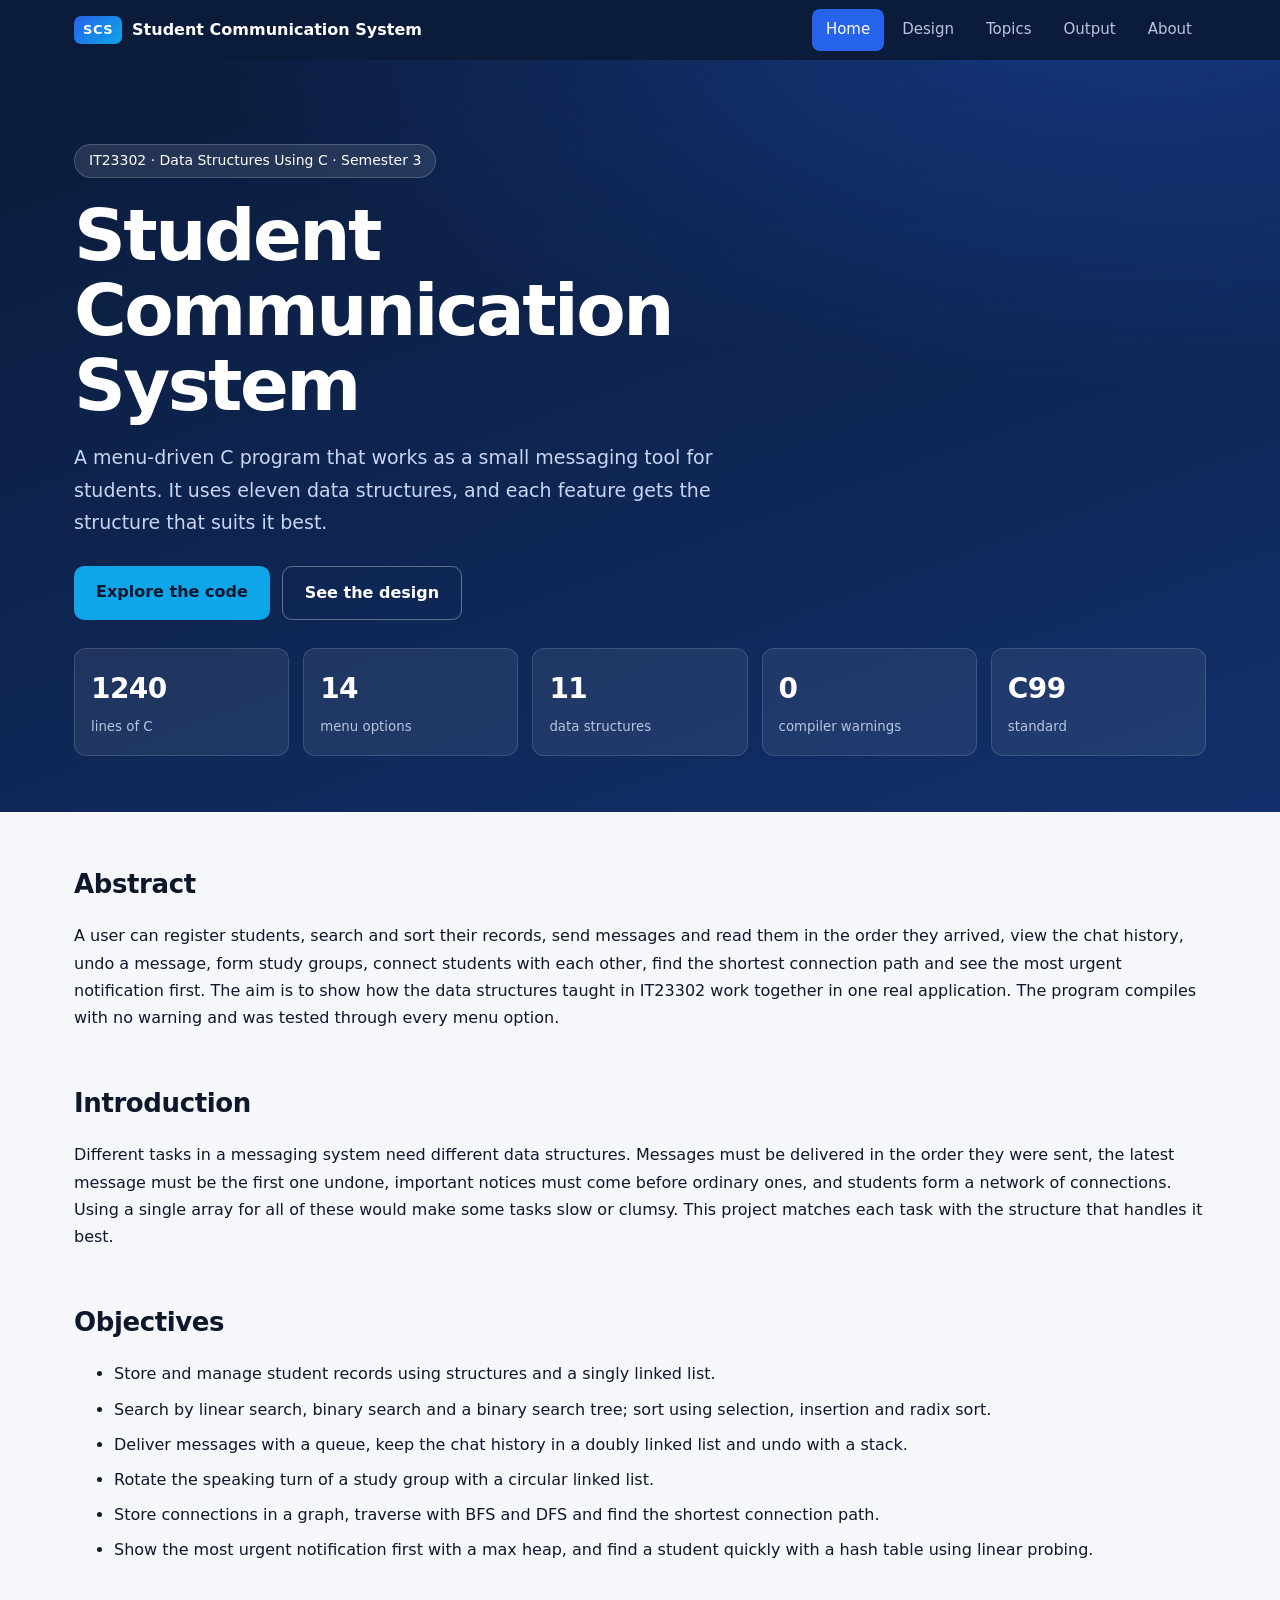
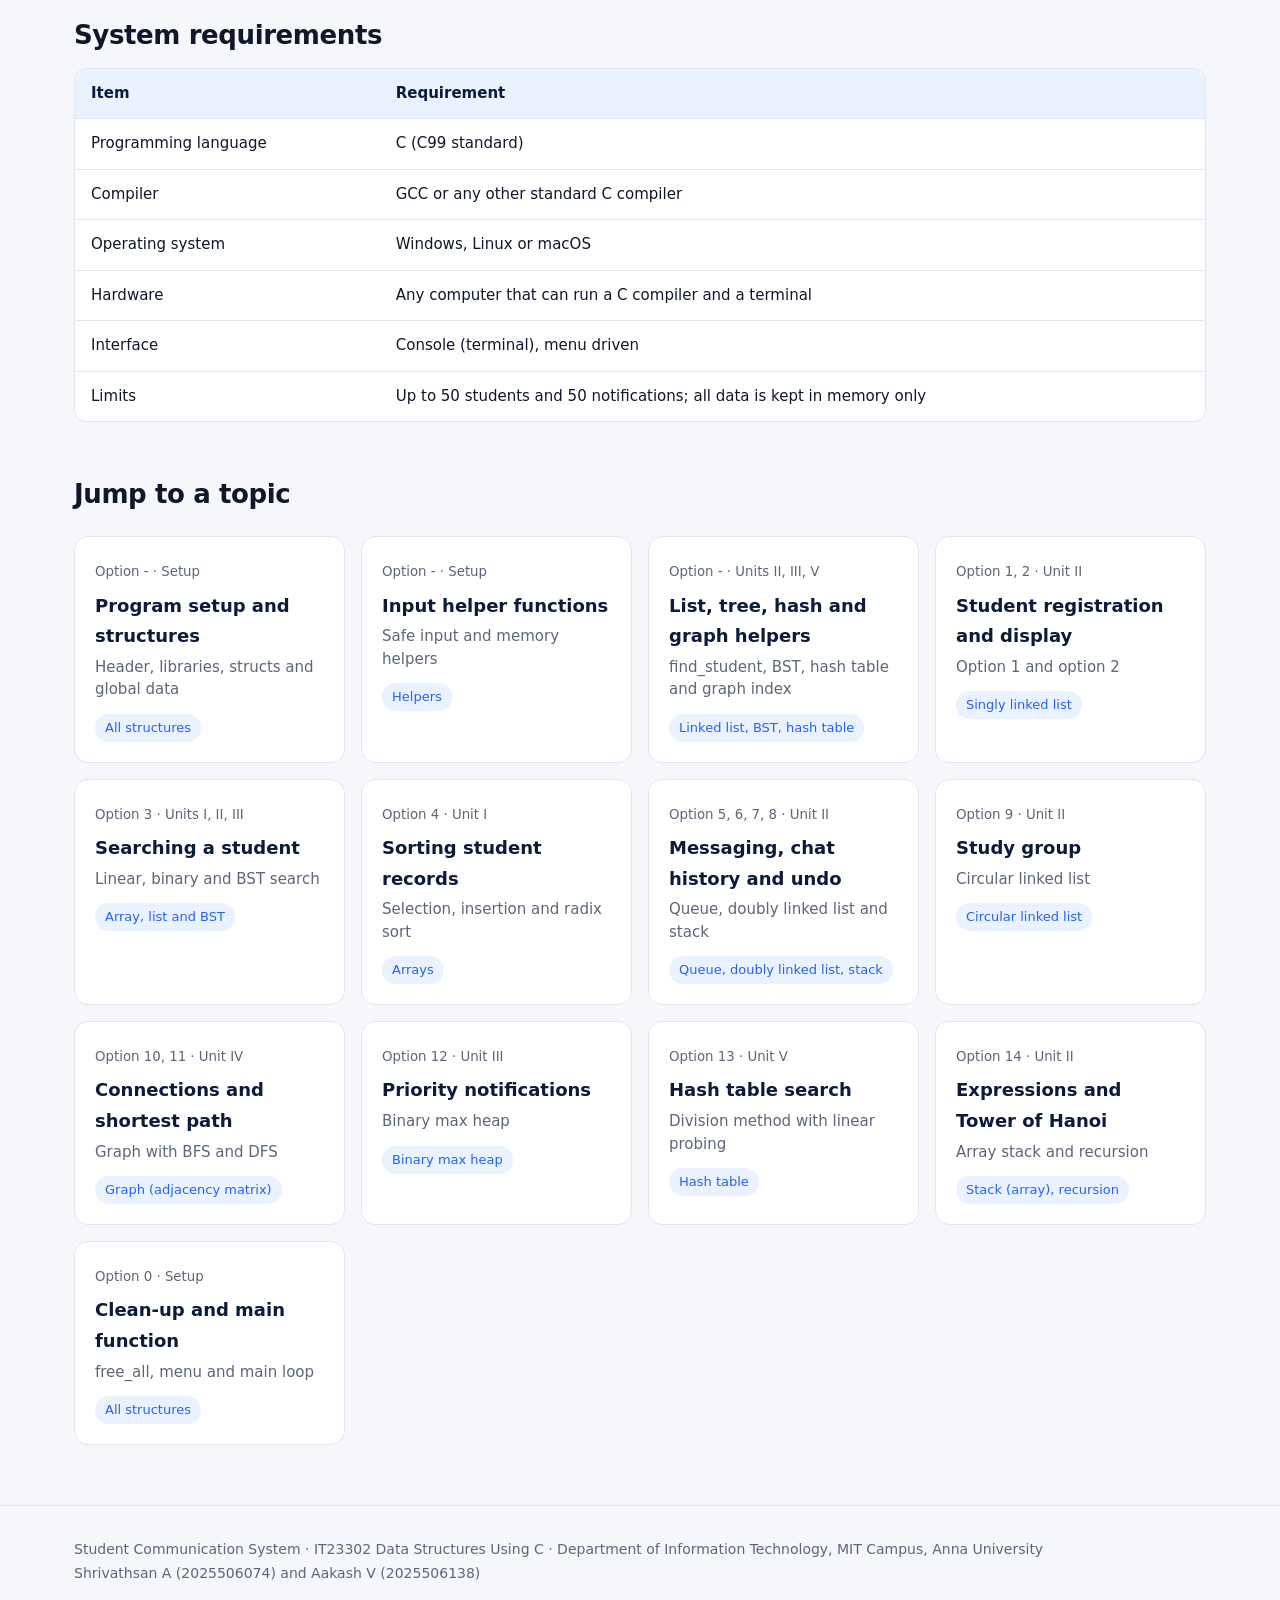
<file: index.html>
<!DOCTYPE html><html lang="en"><head><meta charset="utf-8"><meta name="viewport" content="width=device-width,initial-scale=1"><title>Home | Student Communication System</title><link rel="stylesheet" href="style.css"></head><body>
<header class="top"><div class="in"><a class="brand" href="index.html"><span>SCS</span>Student Communication System</a><nav><a href="index.html" class=on>Home</a><a href="design.html">Design</a><a href="topics.html">Topics</a><a href="output.html">Output</a><a href="about.html">About</a></nav></div></header><section class="hero"><div class="in"><span class="pill">IT23302 · Data Structures Using C · Semester 3</span><h1>Student Communication System</h1><p>A menu-driven C program that works as a small messaging tool for students. It uses eleven data structures, and each feature gets the structure that suits it best.</p><div class="btns"><a class="btn" href="topics.html">Explore the code</a><a class="btn ghost" href="design.html">See the design</a></div><div class="stats"><div><b>1240</b><small>lines of C</small></div><div><b>14</b><small>menu options</small></div><div><b>11</b><small>data structures</small></div><div><b>0</b><small>compiler warnings</small></div><div><b>C99</b><small>standard</small></div></div></div></section>
<div class="in"><h2>Abstract</h2><p>A user can register students, search and sort their records, send messages and read them in the order they arrived, view the chat history, undo a message, form study groups, connect students with each other, find the shortest connection path and see the most urgent notification first. The aim is to show how the data structures taught in IT23302 work together in one real application. The program compiles with no warning and was tested through every menu option.</p>
<h2>Introduction</h2><p>Different tasks in a messaging system need different data structures. Messages must be delivered in the order they were sent, the latest message must be the first one undone, important notices must come before ordinary ones, and students form a network of connections. Using a single array for all of these would make some tasks slow or clumsy. This project matches each task with the structure that handles it best.</p>
<h2>Objectives</h2><ul class="obj"><li>Store and manage student records using structures and a singly linked list.</li><li>Search by linear search, binary search and a binary search tree; sort using selection, insertion and radix sort.</li><li>Deliver messages with a queue, keep the chat history in a doubly linked list and undo with a stack.</li><li>Rotate the speaking turn of a study group with a circular linked list.</li><li>Store connections in a graph, traverse with BFS and DFS and find the shortest connection path.</li><li>Show the most urgent notification first with a max heap, and find a student quickly with a hash table using linear probing.</li></ul>
<h2>System requirements</h2><div class="tw"><table><tr><th>Item</th><th>Requirement</th></tr><tr><td>Programming language</td><td>C (C99 standard)</td></tr><tr><td>Compiler</td><td>GCC or any other standard C compiler</td></tr><tr><td>Operating system</td><td>Windows, Linux or macOS</td></tr><tr><td>Hardware</td><td>Any computer that can run a C compiler and a terminal</td></tr><tr><td>Interface</td><td>Console (terminal), menu driven</td></tr><tr><td>Limits</td><td>Up to 50 students and 50 notifications; all data is kept in memory only</td></tr></table></div>
<h2>Jump to a topic</h2><div class="grid"><a class="card" href="setup.html"><small>Option - · Setup</small><h3>Program setup and structures</h3><p>Header, libraries, structs and global data</p><span class="chip">All structures</span></a><a class="card" href="helpers.html"><small>Option - · Setup</small><h3>Input helper functions</h3><p>Safe input and memory helpers</p><span class="chip">Helpers</span></a><a class="card" href="lookup.html"><small>Option - · Units II, III, V</small><h3>List, tree, hash and graph helpers</h3><p>find_student, BST, hash table and graph index</p><span class="chip">Linked list, BST, hash table</span></a><a class="card" href="registration.html"><small>Option 1, 2 · Unit II</small><h3>Student registration and display</h3><p>Option 1 and option 2</p><span class="chip">Singly linked list</span></a><a class="card" href="searching.html"><small>Option 3 · Units I, II, III</small><h3>Searching a student</h3><p>Linear, binary and BST search</p><span class="chip">Array, list and BST</span></a><a class="card" href="sorting.html"><small>Option 4 · Unit I</small><h3>Sorting student records</h3><p>Selection, insertion and radix sort</p><span class="chip">Arrays</span></a><a class="card" href="messaging.html"><small>Option 5, 6, 7, 8 · Unit II</small><h3>Messaging, chat history and undo</h3><p>Queue, doubly linked list and stack</p><span class="chip">Queue, doubly linked list, stack</span></a><a class="card" href="group.html"><small>Option 9 · Unit II</small><h3>Study group</h3><p>Circular linked list</p><span class="chip">Circular linked list</span></a><a class="card" href="connections.html"><small>Option 10, 11 · Unit IV</small><h3>Connections and shortest path</h3><p>Graph with BFS and DFS</p><span class="chip">Graph (adjacency matrix)</span></a><a class="card" href="notifications.html"><small>Option 12 · Unit III</small><h3>Priority notifications</h3><p>Binary max heap</p><span class="chip">Binary max heap</span></a><a class="card" href="hashing.html"><small>Option 13 · Unit V</small><h3>Hash table search</h3><p>Division method with linear probing</p><span class="chip">Hash table</span></a><a class="card" href="expressions.html"><small>Option 14 · Unit II</small><h3>Expressions and Tower of Hanoi</h3><p>Array stack and recursion</p><span class="chip">Stack (array), recursion</span></a><a class="card" href="main.html"><small>Option 0 · Setup</small><h3>Clean-up and main function</h3><p>free_all, menu and main loop</p><span class="chip">All structures</span></a></div></div><footer><div class="in">Student Communication System · IT23302 Data Structures Using C · Department of Information Technology, MIT Campus, Anna University<br>Shrivathsan A (2025506074) and Aakash V (2025506138)</div></footer><script src="app.js"></script></body></html>
</file>
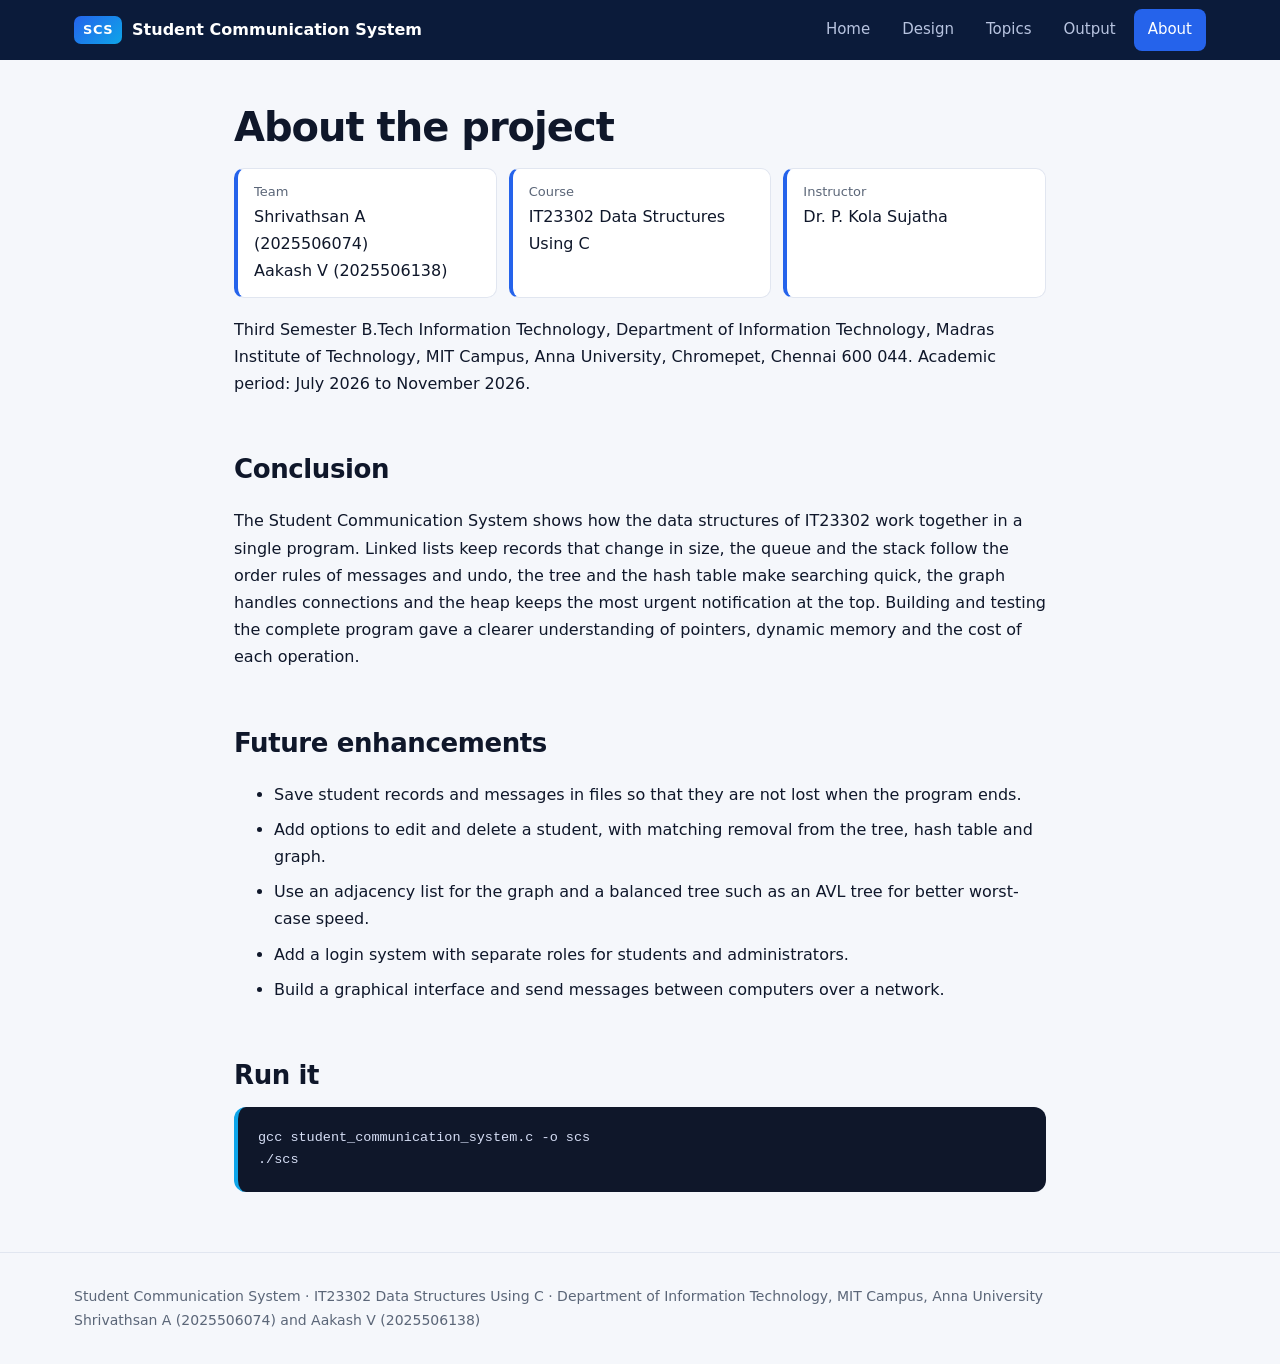
<file: about.html>
<!DOCTYPE html><html lang="en"><head><meta charset="utf-8"><meta name="viewport" content="width=device-width,initial-scale=1"><title>About | Student Communication System</title><link rel="stylesheet" href="style.css"></head><body>
<header class="top"><div class="in"><a class="brand" href="index.html"><span>SCS</span>Student Communication System</a><nav><a href="index.html">Home</a><a href="design.html">Design</a><a href="topics.html">Topics</a><a href="output.html">Output</a><a href="about.html" class=on>About</a></nav></div></header><div class="in narrow"><h1>About the project</h1><div class="meta"><div><small>Team</small>Shrivathsan A (2025506074)<br>Aakash V (2025506138)</div><div><small>Course</small>IT23302 Data Structures Using C</div><div><small>Instructor</small>Dr. P. Kola Sujatha</div></div>
<p>Third Semester B.Tech Information Technology, Department of Information Technology, Madras Institute of Technology, MIT Campus, Anna University, Chromepet, Chennai 600 044. Academic period: July 2026 to November 2026.</p>
<h2>Conclusion</h2><p>The Student Communication System shows how the data structures of IT23302 work together in a single program. Linked lists keep records that change in size, the queue and the stack follow the order rules of messages and undo, the tree and the hash table make searching quick, the graph handles connections and the heap keeps the most urgent notification at the top. Building and testing the complete program gave a clearer understanding of pointers, dynamic memory and the cost of each operation.</p>
<h2>Future enhancements</h2><ul class="obj"><li>Save student records and messages in files so that they are not lost when the program ends.</li><li>Add options to edit and delete a student, with matching removal from the tree, hash table and graph.</li><li>Use an adjacency list for the graph and a balanced tree such as an AVL tree for better worst-case speed.</li><li>Add a login system with separate roles for students and administrators.</li><li>Build a graphical interface and send messages between computers over a network.</li></ul>
<h2>Run it</h2><pre class="term">gcc student_communication_system.c -o scs
./scs</pre></div><footer><div class="in">Student Communication System · IT23302 Data Structures Using C · Department of Information Technology, MIT Campus, Anna University<br>Shrivathsan A (2025506074) and Aakash V (2025506138)</div></footer><script src="app.js"></script></body></html>
</file>
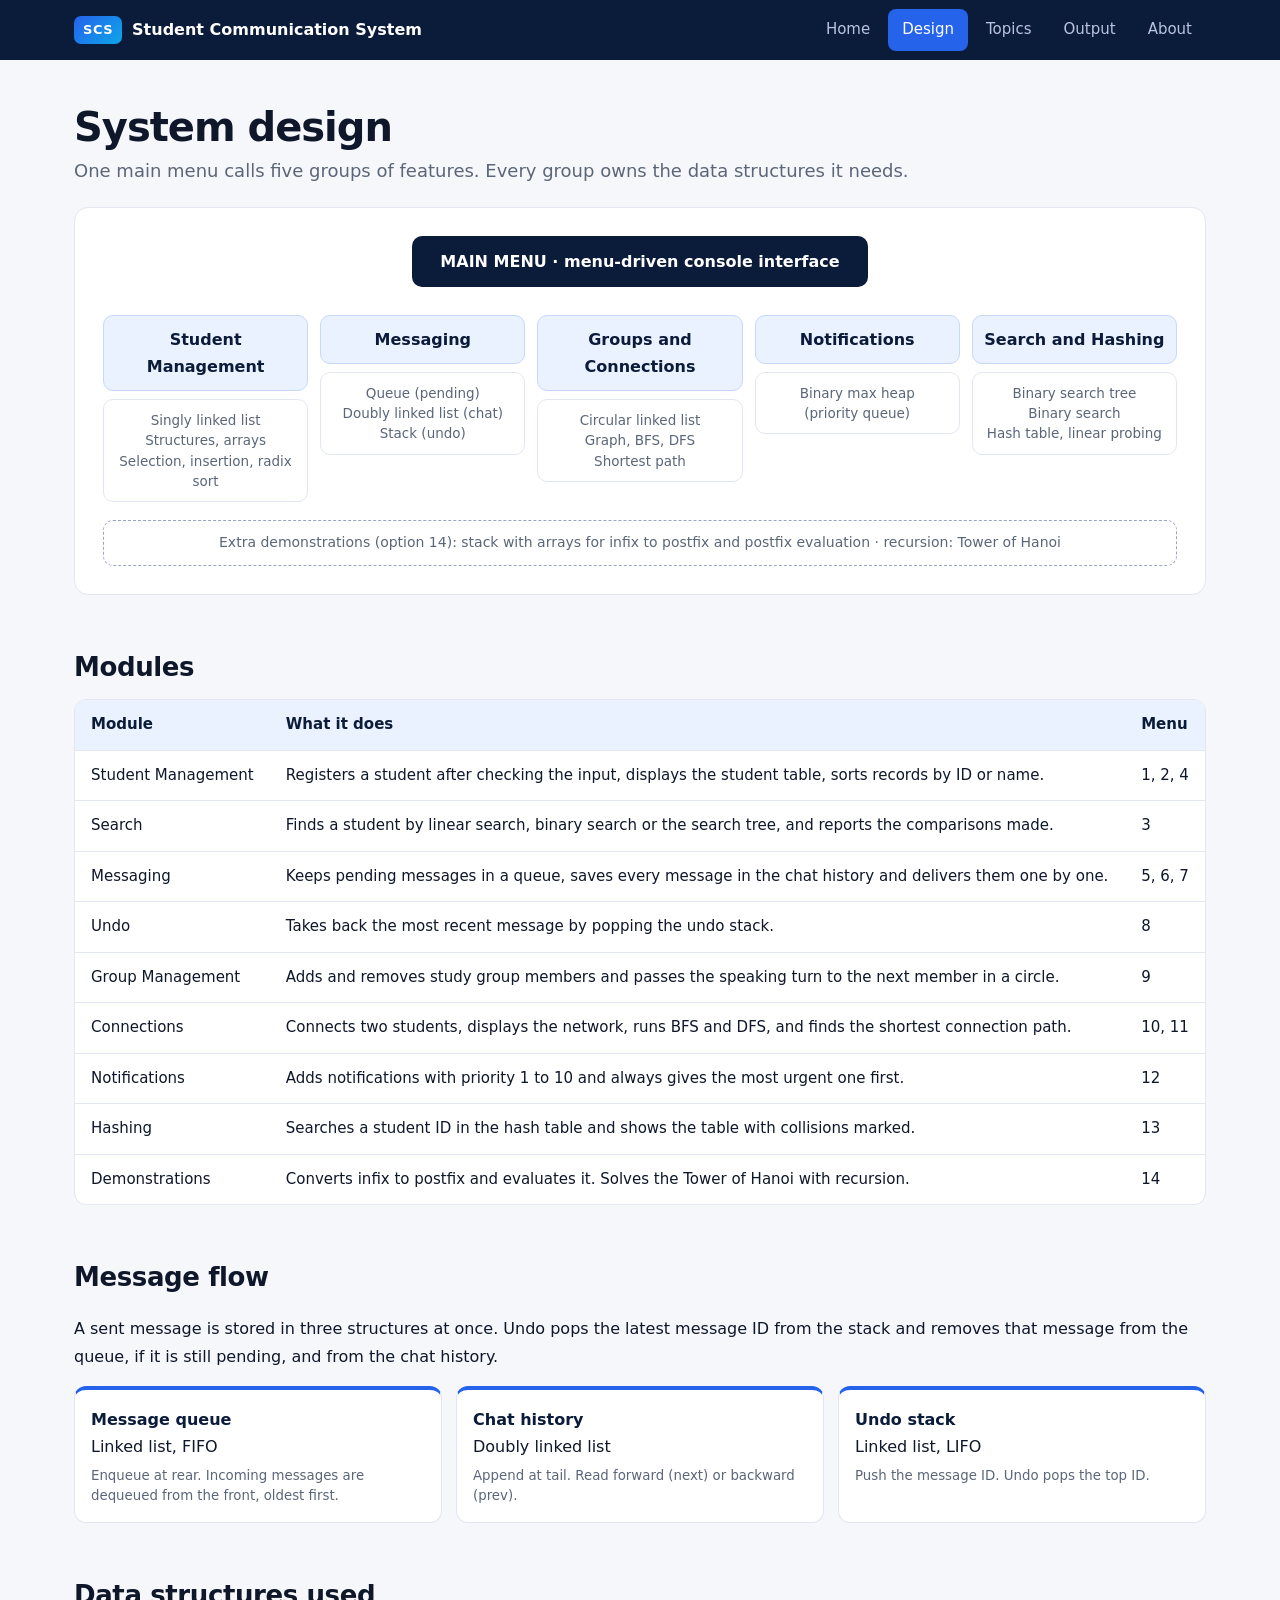
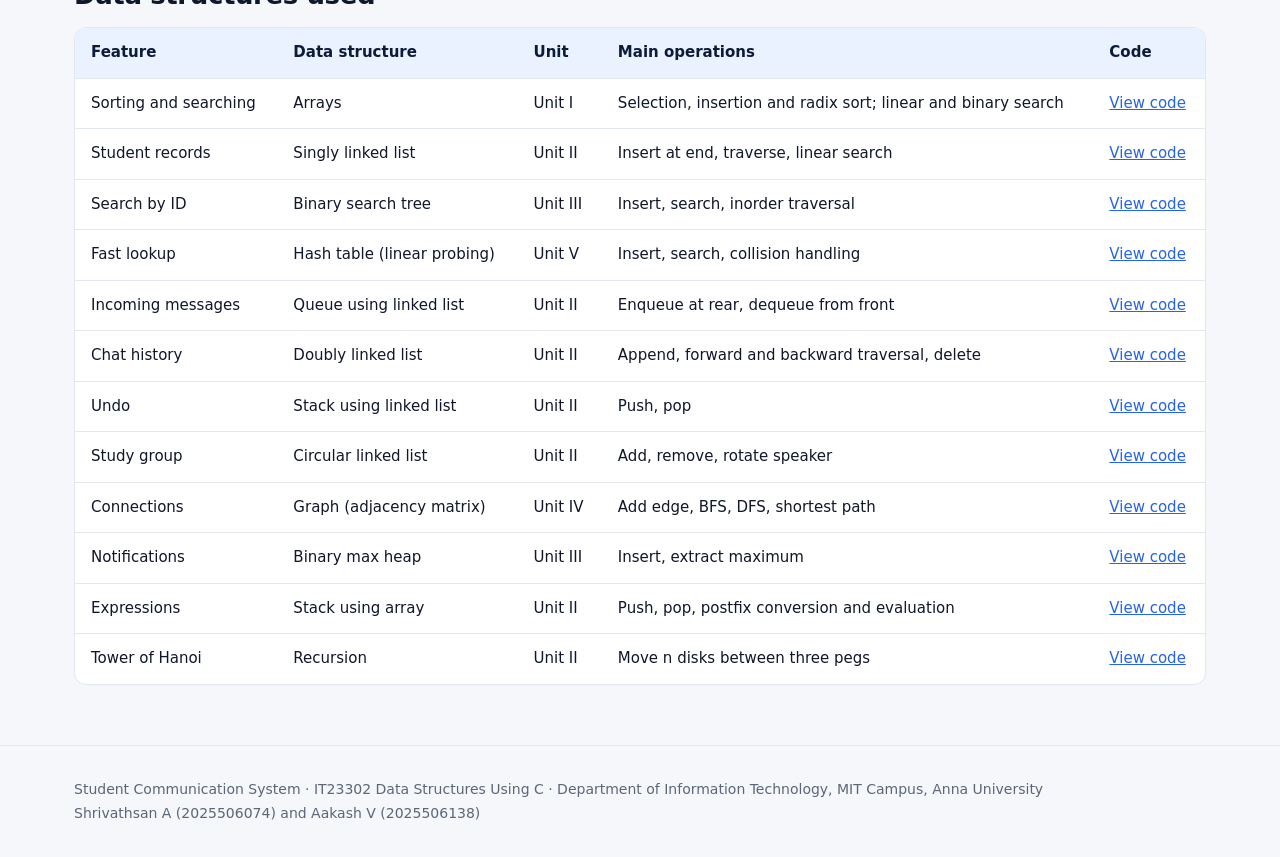
<file: design.html>
<!DOCTYPE html><html lang="en"><head><meta charset="utf-8"><meta name="viewport" content="width=device-width,initial-scale=1"><title>Design | Student Communication System</title><link rel="stylesheet" href="style.css"></head><body>
<header class="top"><div class="in"><a class="brand" href="index.html"><span>SCS</span>Student Communication System</a><nav><a href="index.html">Home</a><a href="design.html" class=on>Design</a><a href="topics.html">Topics</a><a href="output.html">Output</a><a href="about.html">About</a></nav></div></header><div class="in"><h1>System design</h1><p class="sub">One main menu calls five groups of features. Every group owns the data structures it needs.</p>
<div class="arch"><div class="root">MAIN MENU · menu-driven console interface</div><div class="brs"><div class="br"><b>Student Management</b><em>Singly linked list<br>Structures, arrays<br>Selection, insertion, radix sort</em></div><div class="br"><b>Messaging</b><em>Queue (pending)<br>Doubly linked list (chat)<br>Stack (undo)</em></div><div class="br"><b>Groups and Connections</b><em>Circular linked list<br>Graph, BFS, DFS<br>Shortest path</em></div><div class="br"><b>Notifications</b><em>Binary max heap<br>(priority queue)</em></div><div class="br"><b>Search and Hashing</b><em>Binary search tree<br>Binary search<br>Hash table, linear probing</em></div></div><div class="extra">Extra demonstrations (option 14): stack with arrays for infix to postfix and postfix evaluation · recursion: Tower of Hanoi</div></div>
<h2>Modules</h2><div class="tw"><table><tr><th>Module</th><th>What it does</th><th>Menu</th></tr><tr><td>Student Management</td><td>Registers a student after checking the input, displays the student table, sorts records by ID or name.</td><td>1, 2, 4</td></tr><tr><td>Search</td><td>Finds a student by linear search, binary search or the search tree, and reports the comparisons made.</td><td>3</td></tr><tr><td>Messaging</td><td>Keeps pending messages in a queue, saves every message in the chat history and delivers them one by one.</td><td>5, 6, 7</td></tr><tr><td>Undo</td><td>Takes back the most recent message by popping the undo stack.</td><td>8</td></tr><tr><td>Group Management</td><td>Adds and removes study group members and passes the speaking turn to the next member in a circle.</td><td>9</td></tr><tr><td>Connections</td><td>Connects two students, displays the network, runs BFS and DFS, and finds the shortest connection path.</td><td>10, 11</td></tr><tr><td>Notifications</td><td>Adds notifications with priority 1 to 10 and always gives the most urgent one first.</td><td>12</td></tr><tr><td>Hashing</td><td>Searches a student ID in the hash table and shows the table with collisions marked.</td><td>13</td></tr><tr><td>Demonstrations</td><td>Converts infix to postfix and evaluates it. Solves the Tower of Hanoi with recursion.</td><td>14</td></tr></table></div>
<h2>Message flow</h2><p>A sent message is stored in three structures at once. Undo pops the latest message ID from the stack and removes that message from the queue, if it is still pending, and from the chat history.</p>
<div class="flow"><div><b>Message queue</b>Linked list, FIFO<small>Enqueue at rear. Incoming messages are dequeued from the front, oldest first.</small></div><div><b>Chat history</b>Doubly linked list<small>Append at tail. Read forward (next) or backward (prev).</small></div><div><b>Undo stack</b>Linked list, LIFO<small>Push the message ID. Undo pops the top ID.</small></div></div>
<h2>Data structures used</h2><div class="tw"><table><tr><th>Feature</th><th>Data structure</th><th>Unit</th><th>Main operations</th><th>Code</th></tr><tr><td>Sorting and searching</td><td>Arrays</td><td>Unit I</td><td>Selection, insertion and radix sort; linear and binary search</td><td><a href="sorting.html">View code</a></td></tr><tr><td>Student records</td><td>Singly linked list</td><td>Unit II</td><td>Insert at end, traverse, linear search</td><td><a href="registration.html">View code</a></td></tr><tr><td>Search by ID</td><td>Binary search tree</td><td>Unit III</td><td>Insert, search, inorder traversal</td><td><a href="searching.html">View code</a></td></tr><tr><td>Fast lookup</td><td>Hash table (linear probing)</td><td>Unit V</td><td>Insert, search, collision handling</td><td><a href="hashing.html">View code</a></td></tr><tr><td>Incoming messages</td><td>Queue using linked list</td><td>Unit II</td><td>Enqueue at rear, dequeue from front</td><td><a href="messaging.html">View code</a></td></tr><tr><td>Chat history</td><td>Doubly linked list</td><td>Unit II</td><td>Append, forward and backward traversal, delete</td><td><a href="messaging.html">View code</a></td></tr><tr><td>Undo</td><td>Stack using linked list</td><td>Unit II</td><td>Push, pop</td><td><a href="messaging.html">View code</a></td></tr><tr><td>Study group</td><td>Circular linked list</td><td>Unit II</td><td>Add, remove, rotate speaker</td><td><a href="group.html">View code</a></td></tr><tr><td>Connections</td><td>Graph (adjacency matrix)</td><td>Unit IV</td><td>Add edge, BFS, DFS, shortest path</td><td><a href="connections.html">View code</a></td></tr><tr><td>Notifications</td><td>Binary max heap</td><td>Unit III</td><td>Insert, extract maximum</td><td><a href="notifications.html">View code</a></td></tr><tr><td>Expressions</td><td>Stack using array</td><td>Unit II</td><td>Push, pop, postfix conversion and evaluation</td><td><a href="expressions.html">View code</a></td></tr><tr><td>Tower of Hanoi</td><td>Recursion</td><td>Unit II</td><td>Move n disks between three pegs</td><td><a href="expressions.html">View code</a></td></tr></table></div></div><footer><div class="in">Student Communication System · IT23302 Data Structures Using C · Department of Information Technology, MIT Campus, Anna University<br>Shrivathsan A (2025506074) and Aakash V (2025506138)</div></footer><script src="app.js"></script></body></html>
</file>
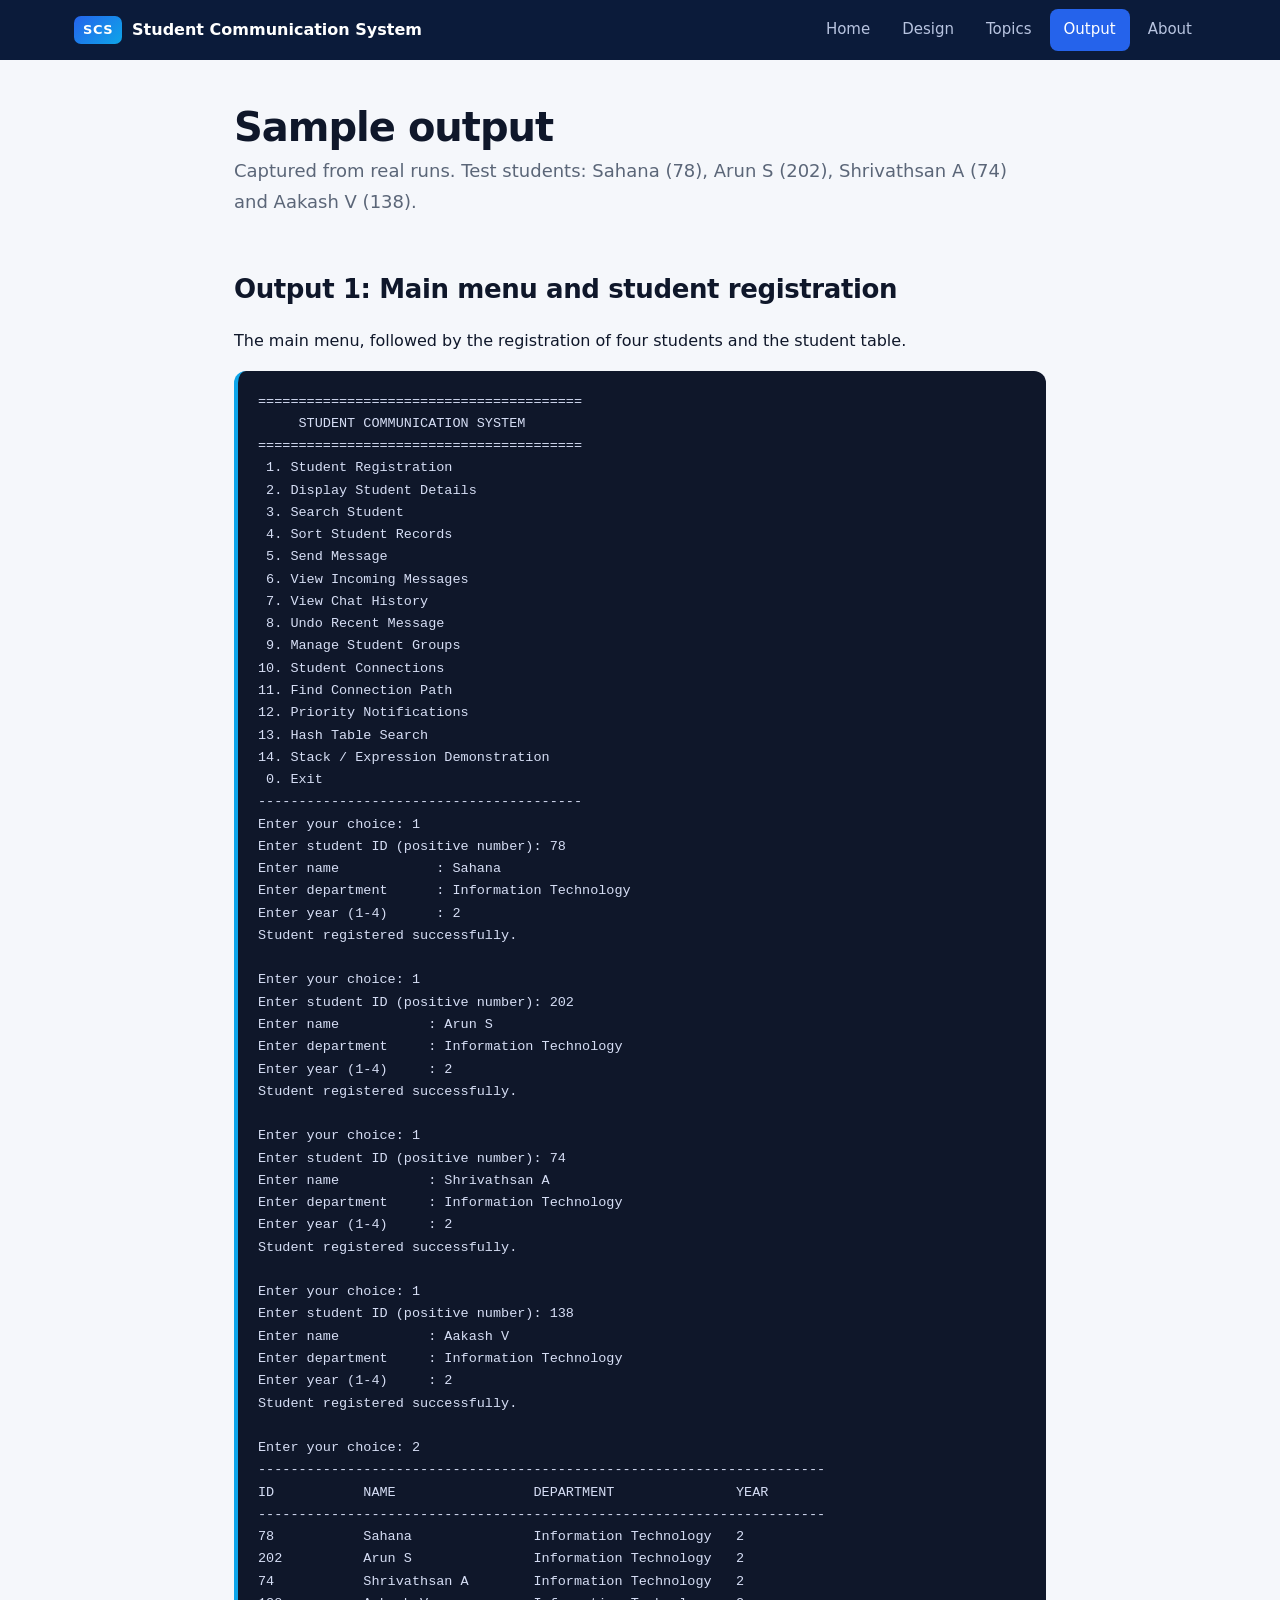
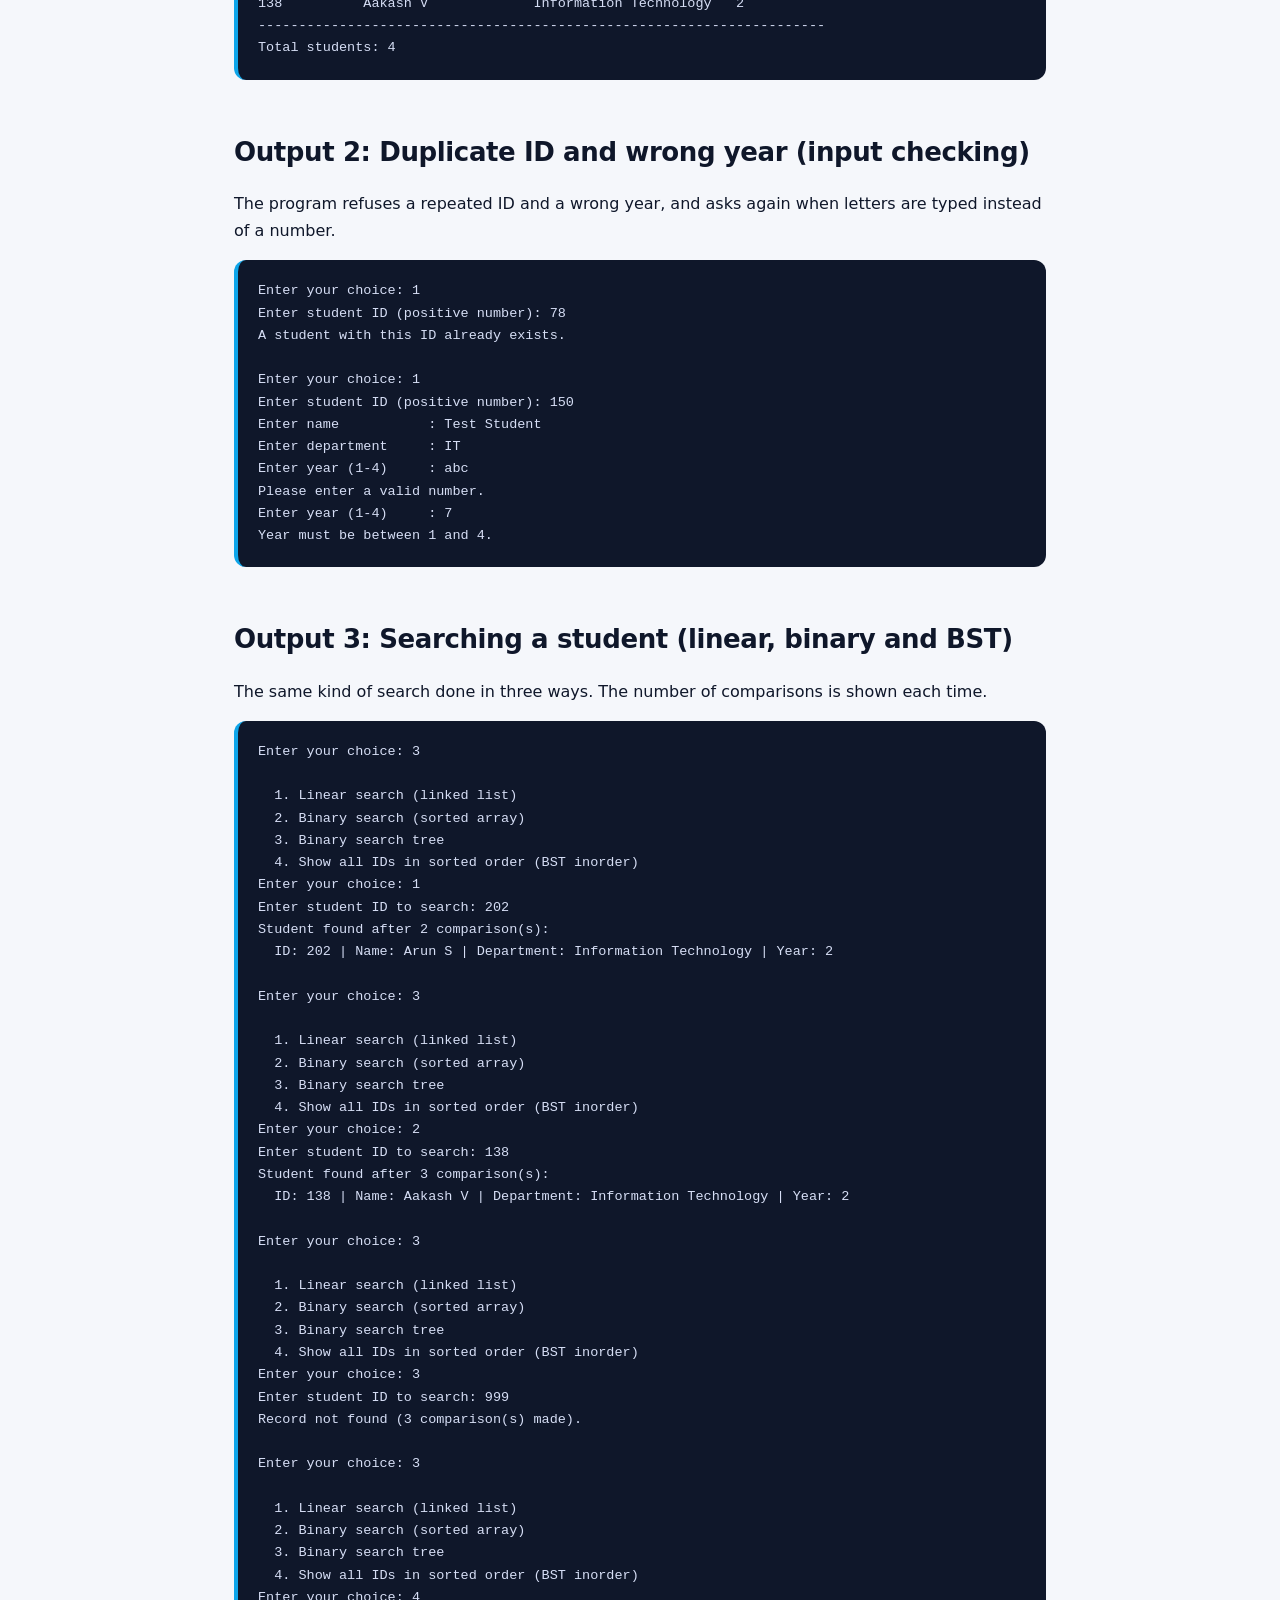
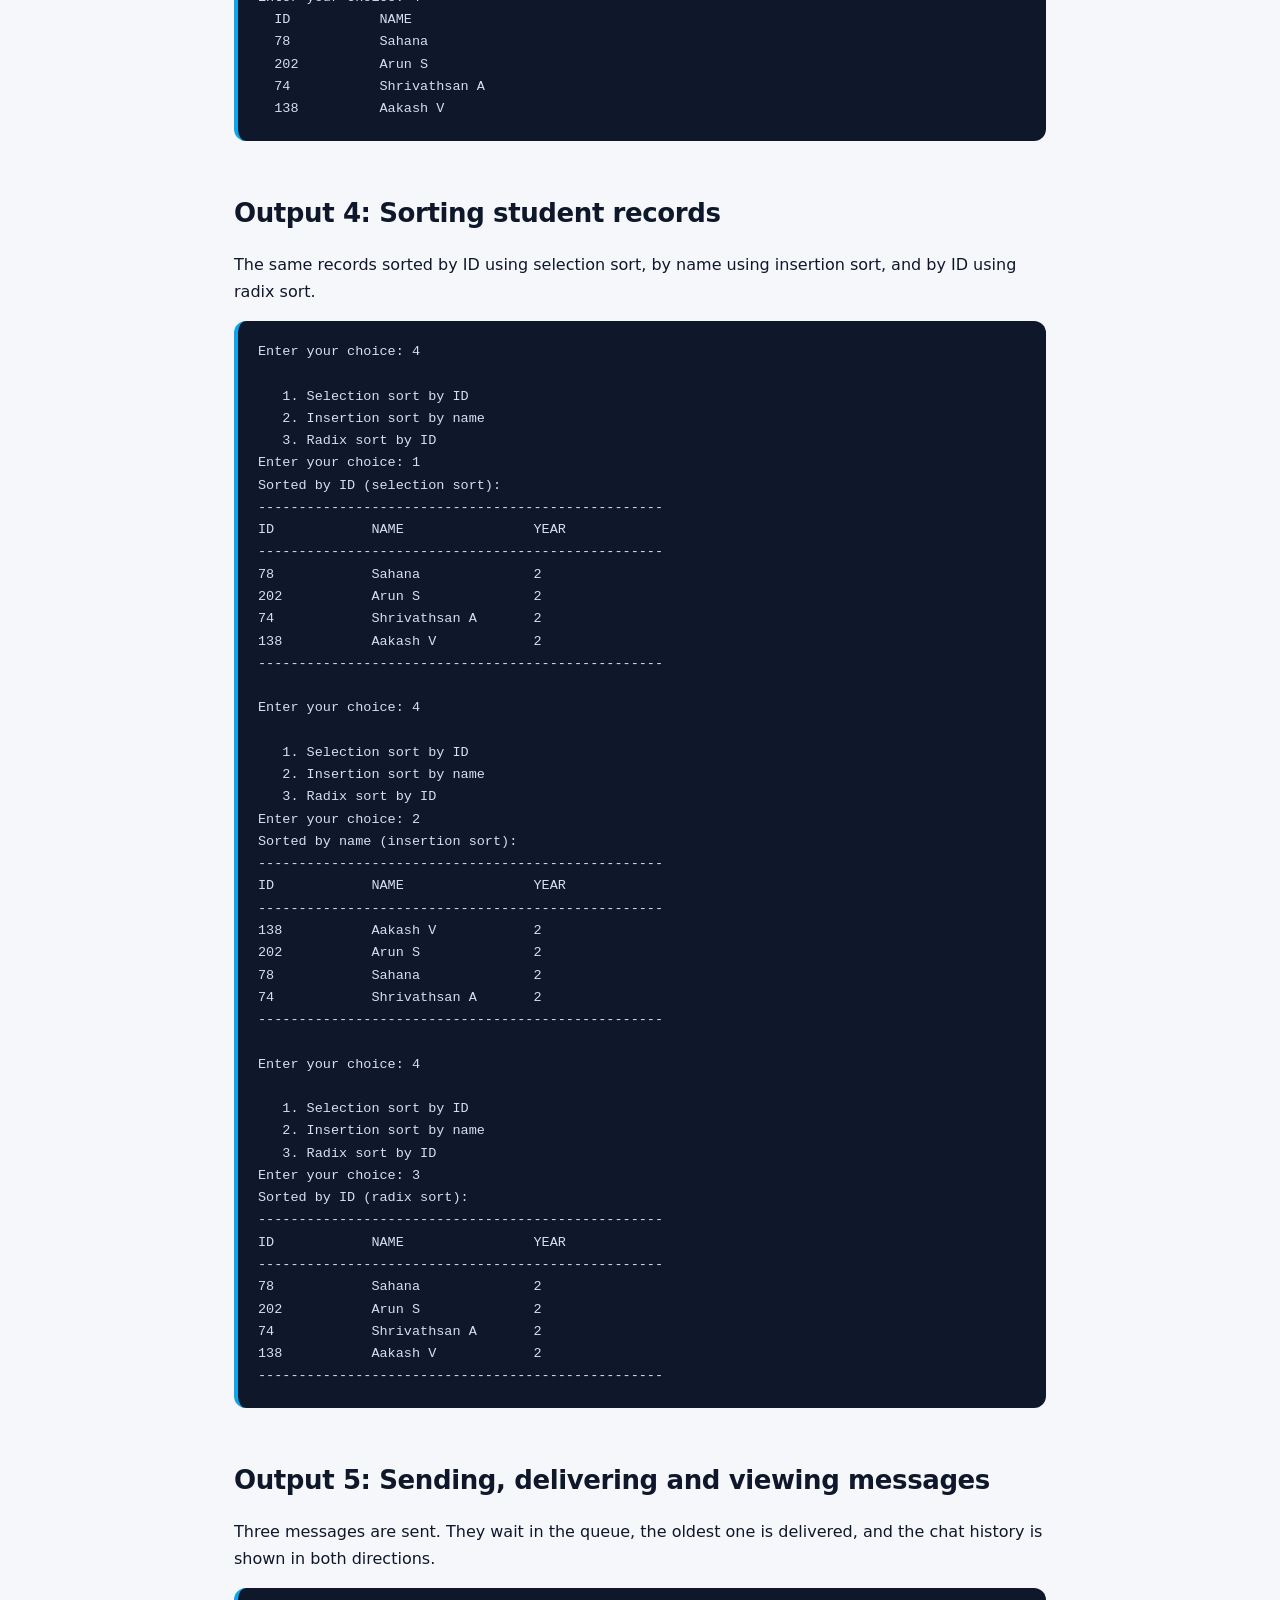
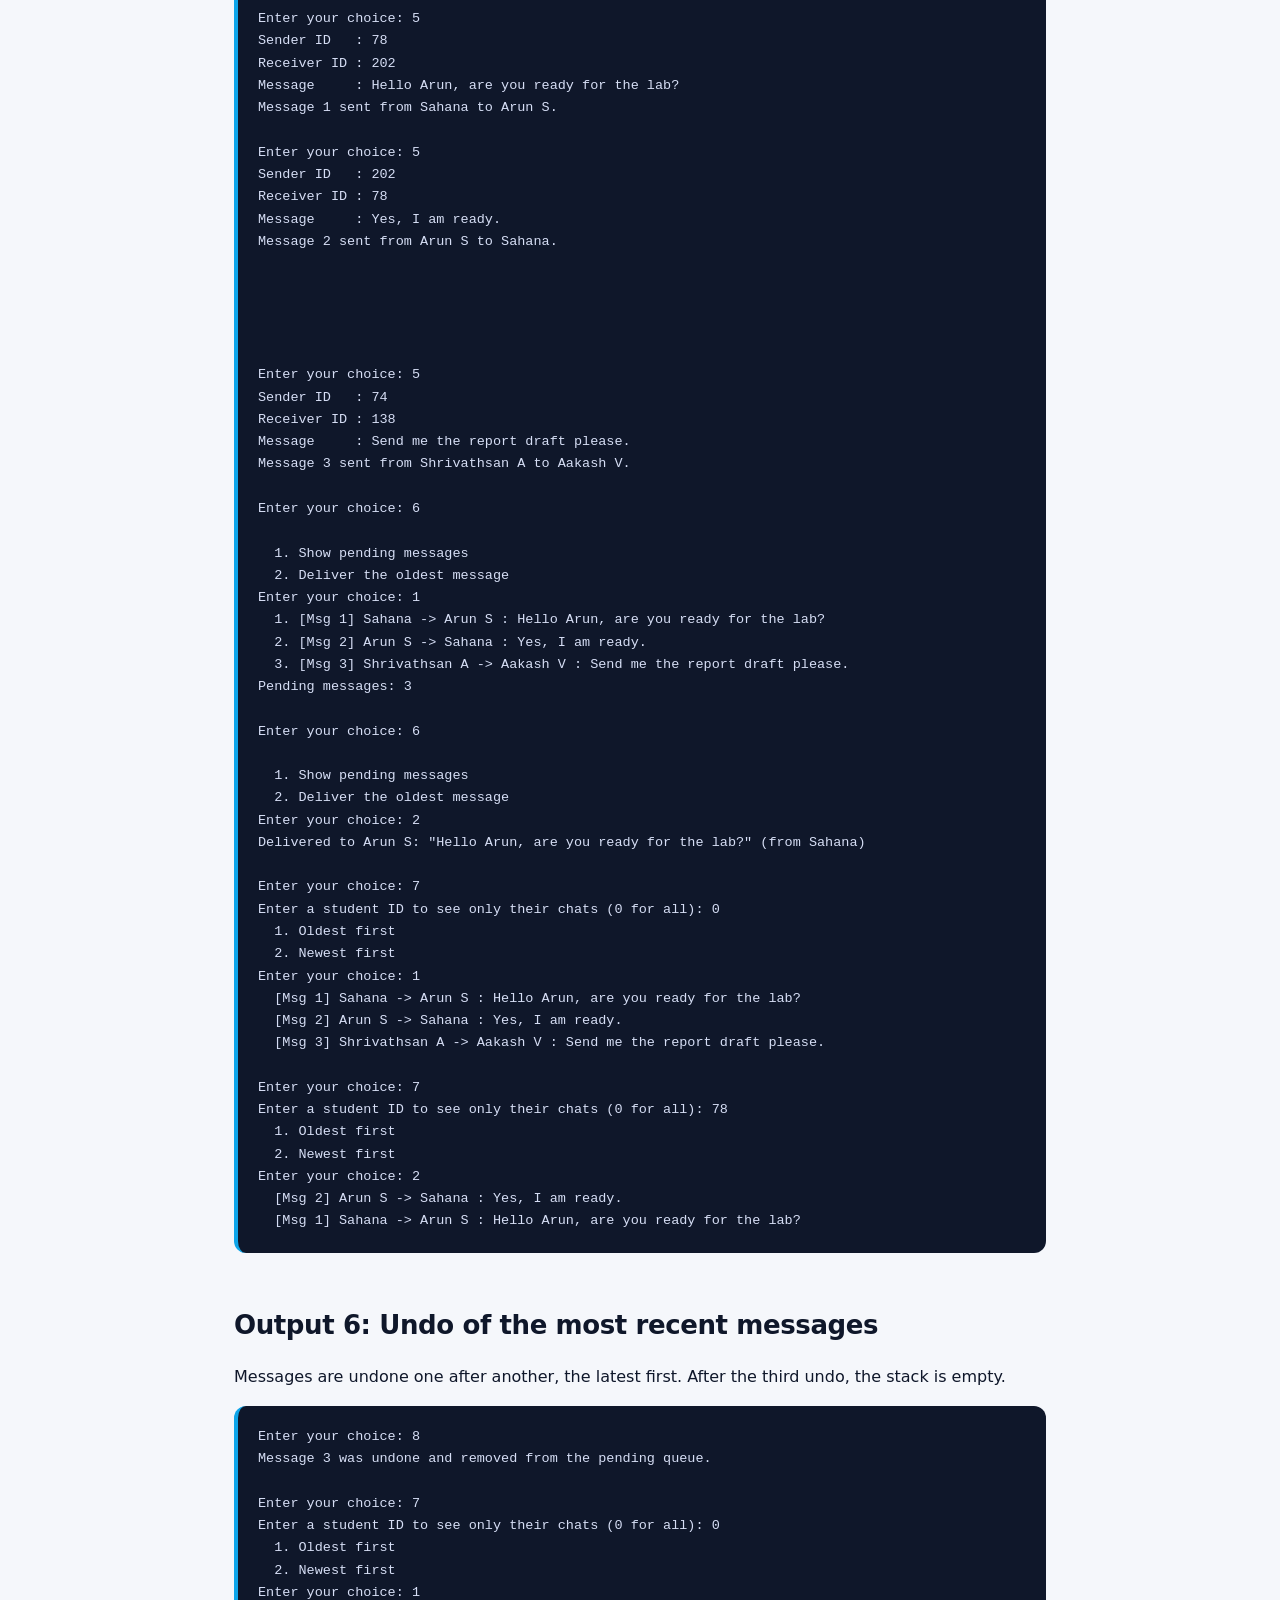
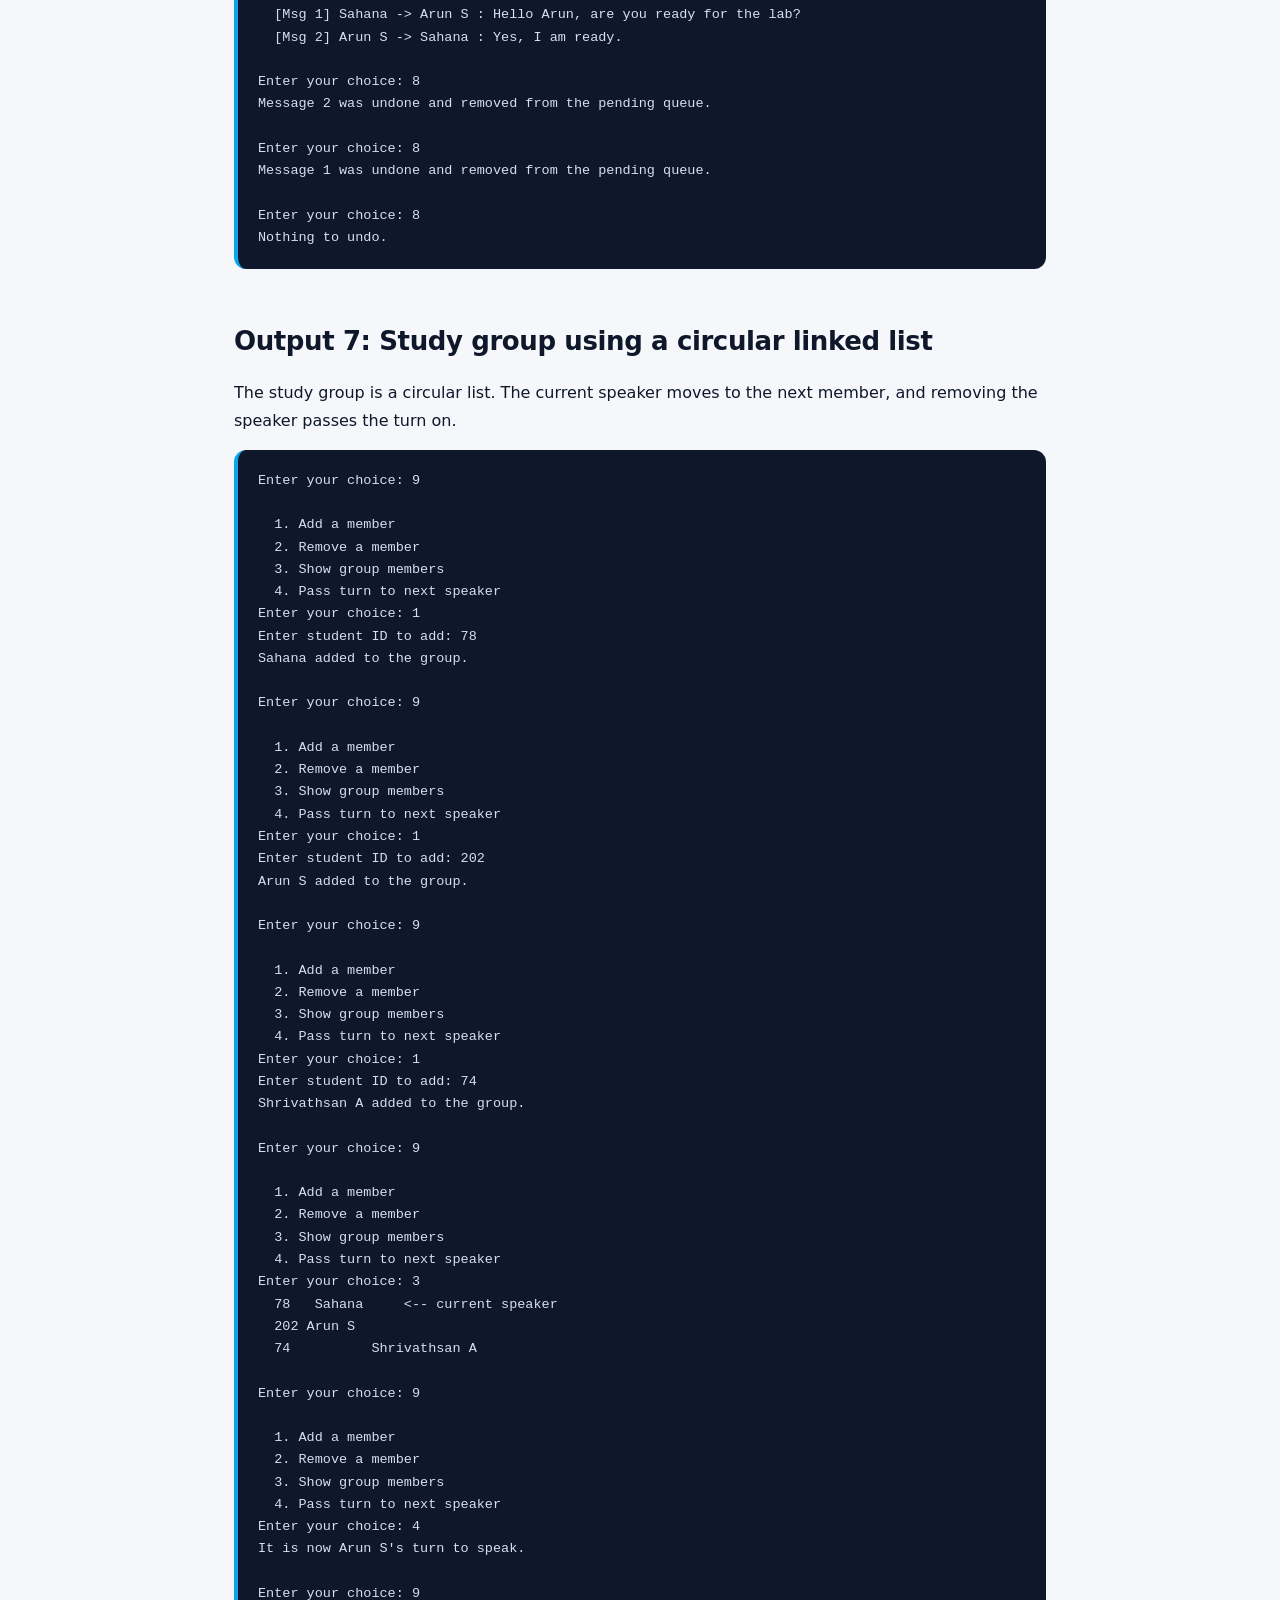
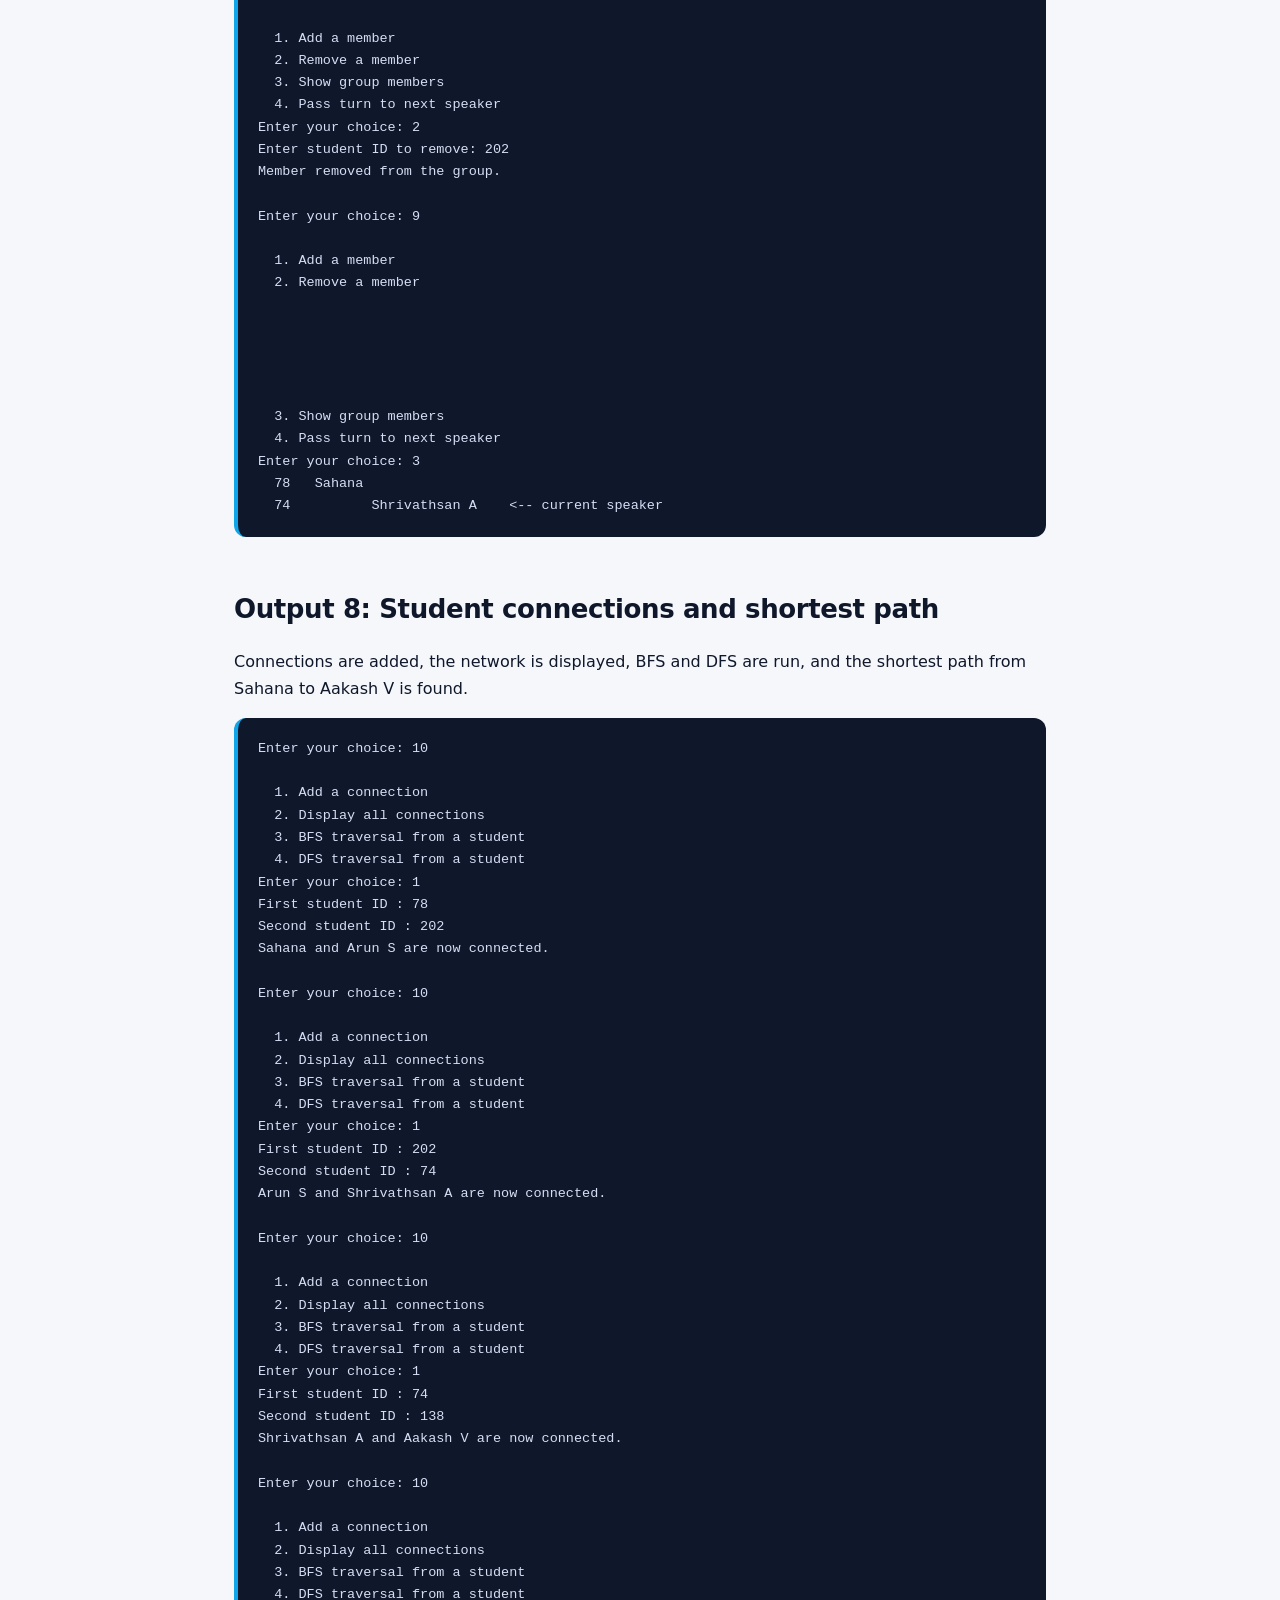
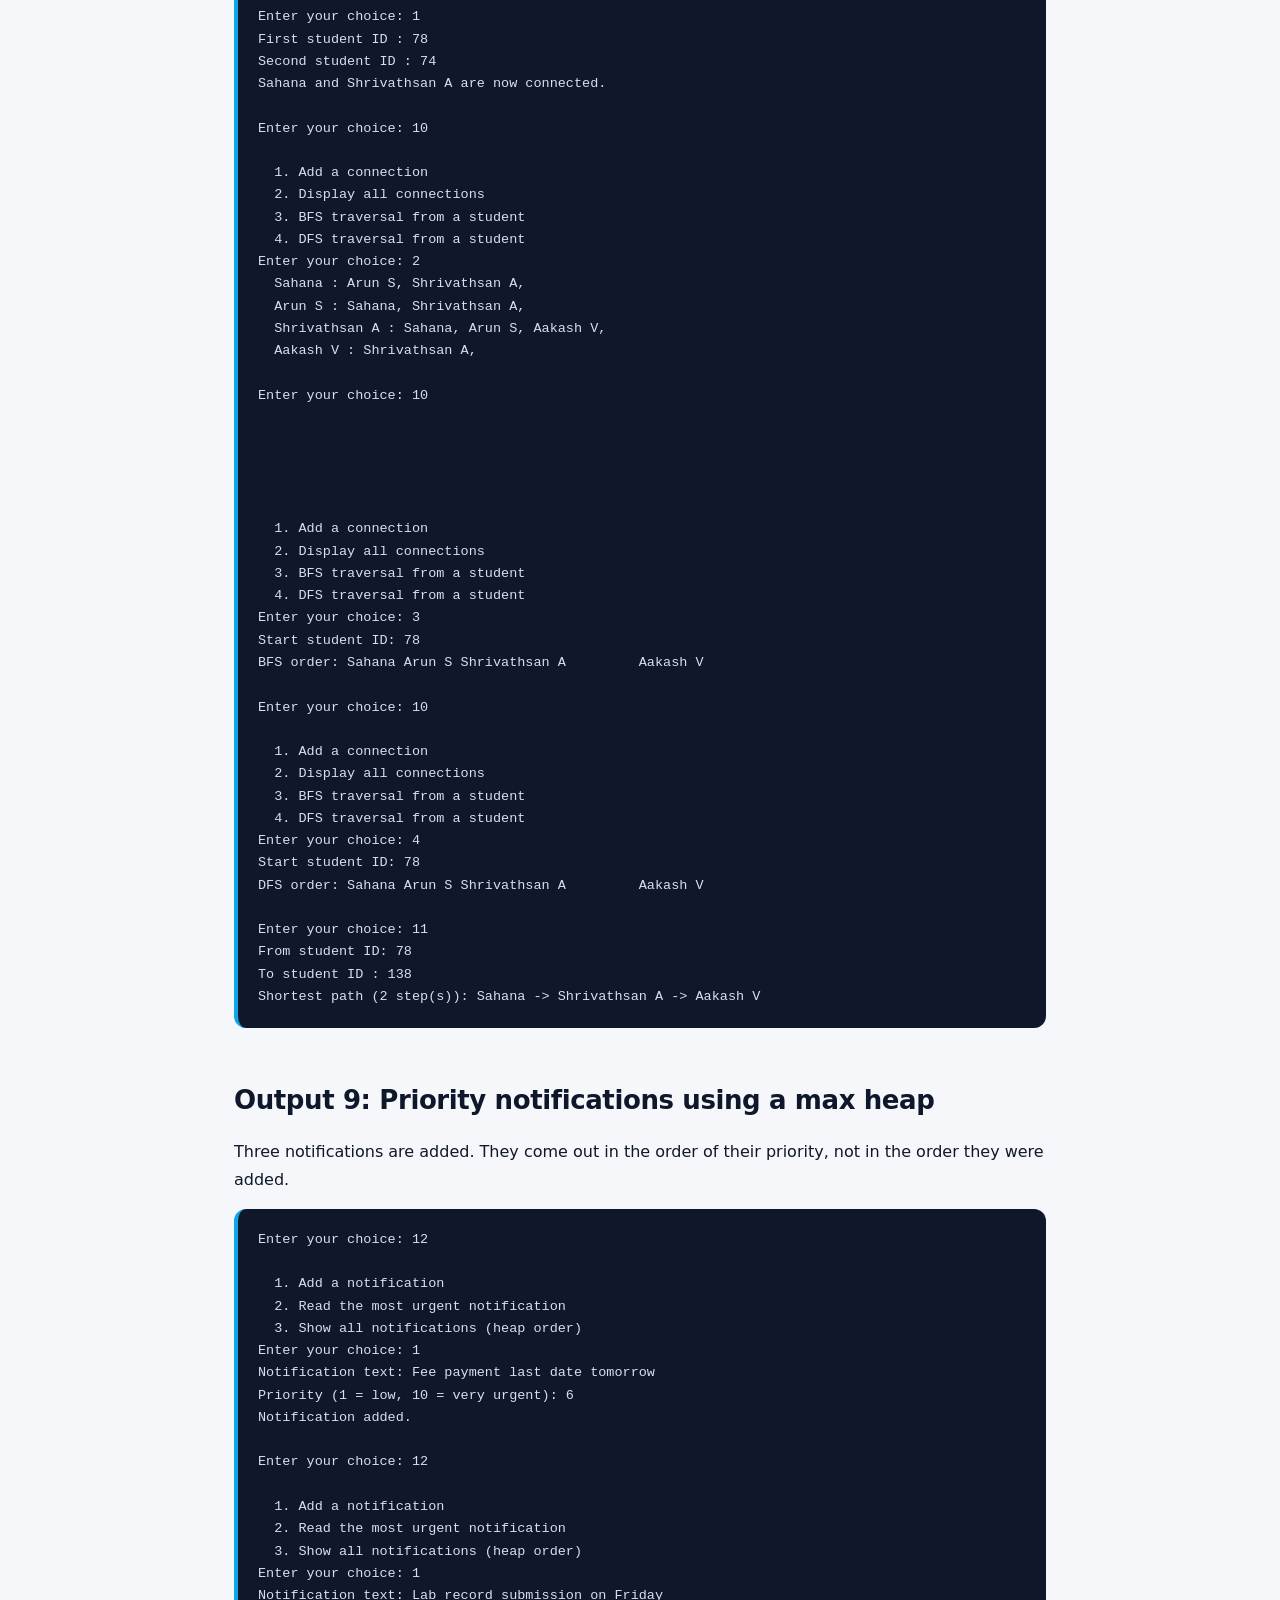
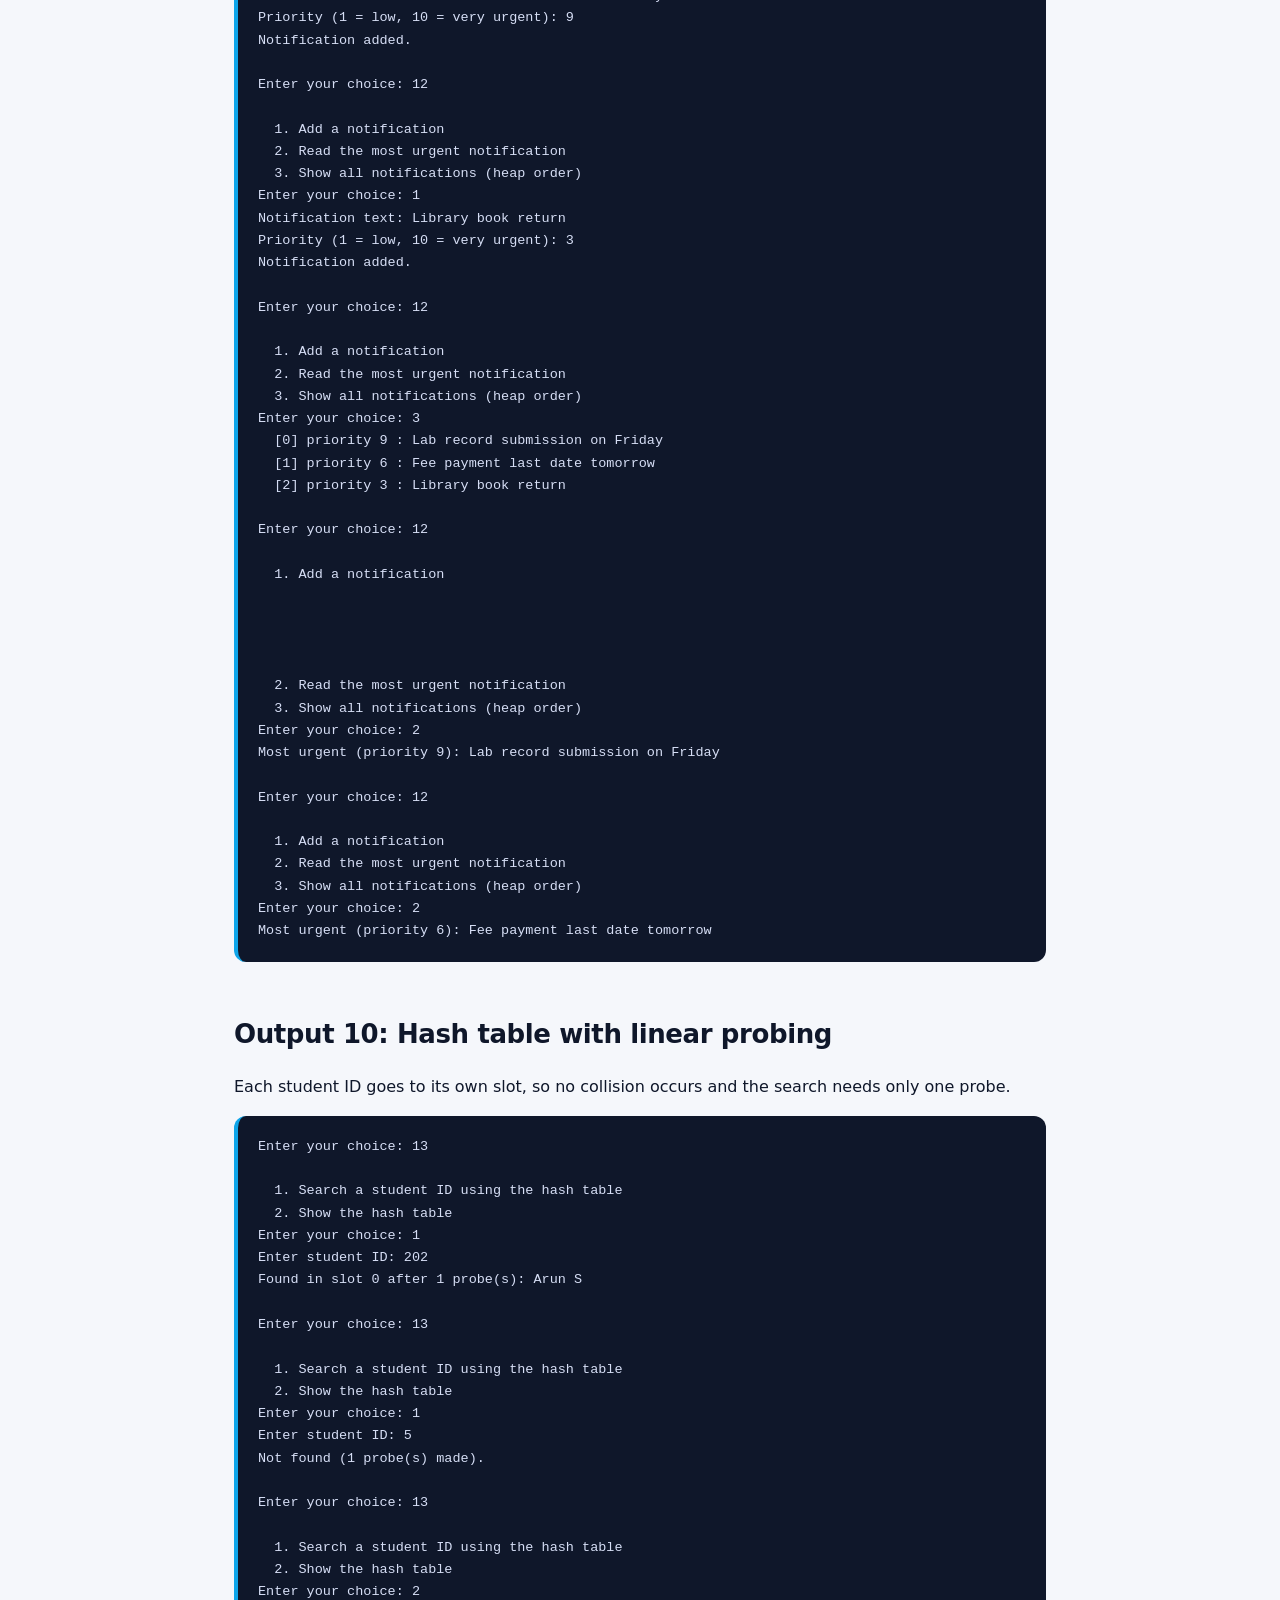
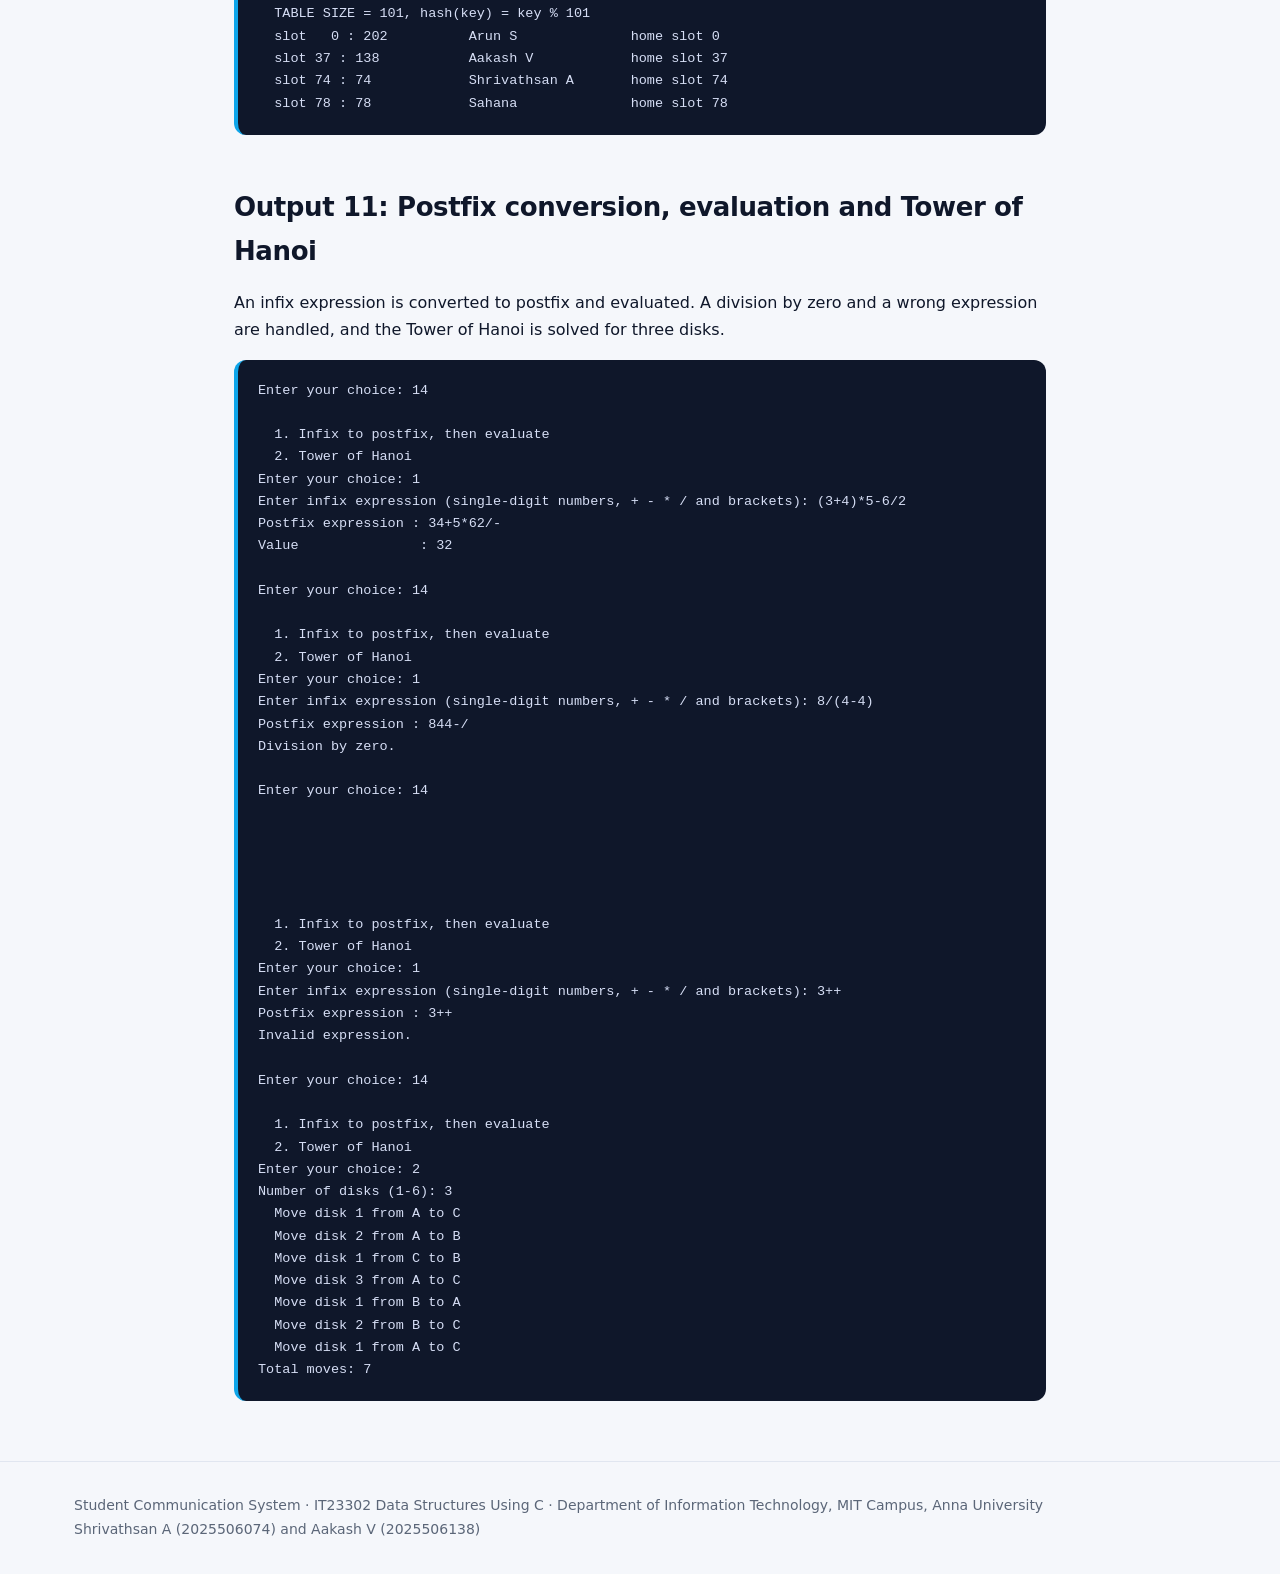
<file: output.html>
<!DOCTYPE html><html lang="en"><head><meta charset="utf-8"><meta name="viewport" content="width=device-width,initial-scale=1"><title>Output | Student Communication System</title><link rel="stylesheet" href="style.css"></head><body>
<header class="top"><div class="in"><a class="brand" href="index.html"><span>SCS</span>Student Communication System</a><nav><a href="index.html">Home</a><a href="design.html">Design</a><a href="topics.html">Topics</a><a href="output.html" class=on>Output</a><a href="about.html">About</a></nav></div></header><div class="in narrow"><h1>Sample output</h1><p class="sub">Captured from real runs. Test students: Sahana (78), Arun S (202), Shrivathsan A (74) and Aakash V (138).</p><h2>Output 1: Main menu and student registration</h2><p>The main menu, followed by the registration of four students and the student table.</p><pre class="term">========================================
     STUDENT COMMUNICATION SYSTEM
========================================
 1. Student Registration
 2. Display Student Details
 3. Search Student
 4. Sort Student Records
 5. Send Message
 6. View Incoming Messages
 7. View Chat History
 8. Undo Recent Message
 9. Manage Student Groups
10. Student Connections
11. Find Connection Path
12. Priority Notifications
13. Hash Table Search
14. Stack / Expression Demonstration
 0. Exit
----------------------------------------
Enter your choice: 1
Enter student ID (positive number): 78
Enter name            : Sahana
Enter department      : Information Technology
Enter year (1-4)      : 2
Student registered successfully.

Enter your choice: 1
Enter student ID (positive number): 202
Enter name           : Arun S
Enter department     : Information Technology
Enter year (1-4)     : 2
Student registered successfully.

Enter your choice: 1
Enter student ID (positive number): 74
Enter name           : Shrivathsan A
Enter department     : Information Technology
Enter year (1-4)     : 2
Student registered successfully.

Enter your choice: 1
Enter student ID (positive number): 138
Enter name           : Aakash V
Enter department     : Information Technology
Enter year (1-4)     : 2
Student registered successfully.

Enter your choice: 2
----------------------------------------------------------------------
ID           NAME                 DEPARTMENT               YEAR
----------------------------------------------------------------------
78           Sahana               Information Technology   2
202          Arun S               Information Technology   2
74           Shrivathsan A        Information Technology   2
138          Aakash V             Information Technology   2
----------------------------------------------------------------------
Total students: 4</pre><h2>Output 2: Duplicate ID and wrong year (input checking)</h2><p>The program refuses a repeated ID and a wrong year, and asks again when letters are typed instead of a number.</p><pre class="term">Enter your choice: 1
Enter student ID (positive number): 78
A student with this ID already exists.

Enter your choice: 1
Enter student ID (positive number): 150
Enter name           : Test Student
Enter department     : IT
Enter year (1-4)     : abc
Please enter a valid number.
Enter year (1-4)     : 7
Year must be between 1 and 4.</pre><h2>Output 3: Searching a student (linear, binary and BST)</h2><p>The same kind of search done in three ways. The number of comparisons is shown each time.</p><pre class="term">Enter your choice: 3

  1. Linear search (linked list)
  2. Binary search (sorted array)
  3. Binary search tree
  4. Show all IDs in sorted order (BST inorder)
Enter your choice: 1
Enter student ID to search: 202
Student found after 2 comparison(s):
  ID: 202 | Name: Arun S | Department: Information Technology | Year: 2

Enter your choice: 3

  1. Linear search (linked list)
  2. Binary search (sorted array)
  3. Binary search tree
  4. Show all IDs in sorted order (BST inorder)
Enter your choice: 2
Enter student ID to search: 138
Student found after 3 comparison(s):
  ID: 138 | Name: Aakash V | Department: Information Technology | Year: 2

Enter your choice: 3

  1. Linear search (linked list)
  2. Binary search (sorted array)
  3. Binary search tree
  4. Show all IDs in sorted order (BST inorder)
Enter your choice: 3
Enter student ID to search: 999
Record not found (3 comparison(s) made).

Enter your choice: 3

  1. Linear search (linked list)
  2. Binary search (sorted array)
  3. Binary search tree
  4. Show all IDs in sorted order (BST inorder)
Enter your choice: 4
  ID           NAME
  78           Sahana
  202          Arun S
  74           Shrivathsan A
  138          Aakash V</pre><h2>Output 4: Sorting student records</h2><p>The same records sorted by ID using selection sort, by name using insertion sort, and by ID using radix sort.</p><pre class="term">Enter your choice: 4

   1. Selection sort by ID
   2. Insertion sort by name
   3. Radix sort by ID
Enter your choice: 1
Sorted by ID (selection sort):
--------------------------------------------------
ID            NAME                YEAR
--------------------------------------------------
78            Sahana              2
202           Arun S              2
74            Shrivathsan A       2
138           Aakash V            2
--------------------------------------------------

Enter your choice: 4

   1. Selection sort by ID
   2. Insertion sort by name
   3. Radix sort by ID
Enter your choice: 2
Sorted by name (insertion sort):
--------------------------------------------------
ID            NAME                YEAR
--------------------------------------------------
138           Aakash V            2
202           Arun S              2
78            Sahana              2
74            Shrivathsan A       2
--------------------------------------------------

Enter your choice: 4

   1. Selection sort by ID
   2. Insertion sort by name
   3. Radix sort by ID
Enter your choice: 3
Sorted by ID (radix sort):
--------------------------------------------------
ID            NAME                YEAR
--------------------------------------------------
78            Sahana              2
202           Arun S              2
74            Shrivathsan A       2
138           Aakash V            2
--------------------------------------------------</pre><h2>Output 5: Sending, delivering and viewing messages</h2><p>Three messages are sent. They wait in the queue, the oldest one is delivered, and the chat history is shown in both directions.</p><pre class="term">Enter your choice: 5
Sender ID   : 78
Receiver ID : 202
Message     : Hello Arun, are you ready for the lab?
Message 1 sent from Sahana to Arun S.

Enter your choice: 5
Sender ID   : 202
Receiver ID : 78
Message     : Yes, I am ready.
Message 2 sent from Arun S to Sahana.





Enter your choice: 5
Sender ID   : 74
Receiver ID : 138
Message     : Send me the report draft please.
Message 3 sent from Shrivathsan A to Aakash V.

Enter your choice: 6

  1. Show pending messages
  2. Deliver the oldest message
Enter your choice: 1
  1. [Msg 1] Sahana -&gt; Arun S : Hello Arun, are you ready for the lab?
  2. [Msg 2] Arun S -&gt; Sahana : Yes, I am ready.
  3. [Msg 3] Shrivathsan A -&gt; Aakash V : Send me the report draft please.
Pending messages: 3

Enter your choice: 6

  1. Show pending messages
  2. Deliver the oldest message
Enter your choice: 2
Delivered to Arun S: "Hello Arun, are you ready for the lab?" (from Sahana)

Enter your choice: 7
Enter a student ID to see only their chats (0 for all): 0
  1. Oldest first
  2. Newest first
Enter your choice: 1
  [Msg 1] Sahana -&gt; Arun S : Hello Arun, are you ready for the lab?
  [Msg 2] Arun S -&gt; Sahana : Yes, I am ready.
  [Msg 3] Shrivathsan A -&gt; Aakash V : Send me the report draft please.

Enter your choice: 7
Enter a student ID to see only their chats (0 for all): 78
  1. Oldest first
  2. Newest first
Enter your choice: 2
  [Msg 2] Arun S -&gt; Sahana : Yes, I am ready.
  [Msg 1] Sahana -&gt; Arun S : Hello Arun, are you ready for the lab?</pre><h2>Output 6: Undo of the most recent messages</h2><p>Messages are undone one after another, the latest first. After the third undo, the stack is empty.</p><pre class="term">Enter your choice: 8
Message 3 was undone and removed from the pending queue.

Enter your choice: 7
Enter a student ID to see only their chats (0 for all): 0
  1. Oldest first
  2. Newest first
Enter your choice: 1
  [Msg 1] Sahana -&gt; Arun S : Hello Arun, are you ready for the lab?
  [Msg 2] Arun S -&gt; Sahana : Yes, I am ready.

Enter your choice: 8
Message 2 was undone and removed from the pending queue.

Enter your choice: 8
Message 1 was undone and removed from the pending queue.

Enter your choice: 8
Nothing to undo.</pre><h2>Output 7: Study group using a circular linked list</h2><p>The study group is a circular list. The current speaker moves to the next member, and removing the speaker passes the turn on.</p><pre class="term">Enter your choice: 9

  1. Add a member
  2. Remove a member
  3. Show group members
  4. Pass turn to next speaker
Enter your choice: 1
Enter student ID to add: 78
Sahana added to the group.

Enter your choice: 9

  1. Add a member
  2. Remove a member
  3. Show group members
  4. Pass turn to next speaker
Enter your choice: 1
Enter student ID to add: 202
Arun S added to the group.

Enter your choice: 9

  1. Add a member
  2. Remove a member
  3. Show group members
  4. Pass turn to next speaker
Enter your choice: 1
Enter student ID to add: 74
Shrivathsan A added to the group.

Enter your choice: 9

  1. Add a member
  2. Remove a member
  3. Show group members
  4. Pass turn to next speaker
Enter your choice: 3
  78   Sahana     &lt;-- current speaker
  202 Arun S
  74          Shrivathsan A

Enter your choice: 9

  1. Add a member
  2. Remove a member
  3. Show group members
  4. Pass turn to next speaker
Enter your choice: 4
It is now Arun S's turn to speak.

Enter your choice: 9

  1. Add a member
  2. Remove a member
  3. Show group members
  4. Pass turn to next speaker
Enter your choice: 2
Enter student ID to remove: 202
Member removed from the group.

Enter your choice: 9

  1. Add a member
  2. Remove a member





  3. Show group members
  4. Pass turn to next speaker
Enter your choice: 3
  78   Sahana
  74          Shrivathsan A    &lt;-- current speaker</pre><h2>Output 8: Student connections and shortest path</h2><p>Connections are added, the network is displayed, BFS and DFS are run, and the shortest path from Sahana to Aakash V is found.</p><pre class="term">Enter your choice: 10

  1. Add a connection
  2. Display all connections
  3. BFS traversal from a student
  4. DFS traversal from a student
Enter your choice: 1
First student ID : 78
Second student ID : 202
Sahana and Arun S are now connected.

Enter your choice: 10

  1. Add a connection
  2. Display all connections
  3. BFS traversal from a student
  4. DFS traversal from a student
Enter your choice: 1
First student ID : 202
Second student ID : 74
Arun S and Shrivathsan A are now connected.

Enter your choice: 10

  1. Add a connection
  2. Display all connections
  3. BFS traversal from a student
  4. DFS traversal from a student
Enter your choice: 1
First student ID : 74
Second student ID : 138
Shrivathsan A and Aakash V are now connected.

Enter your choice: 10

  1. Add a connection
  2. Display all connections
  3. BFS traversal from a student
  4. DFS traversal from a student
Enter your choice: 1
First student ID : 78
Second student ID : 74
Sahana and Shrivathsan A are now connected.

Enter your choice: 10

  1. Add a connection
  2. Display all connections
  3. BFS traversal from a student
  4. DFS traversal from a student
Enter your choice: 2
  Sahana : Arun S, Shrivathsan A,
  Arun S : Sahana, Shrivathsan A,
  Shrivathsan A : Sahana, Arun S, Aakash V,
  Aakash V : Shrivathsan A,

Enter your choice: 10





  1. Add a connection
  2. Display all connections
  3. BFS traversal from a student
  4. DFS traversal from a student
Enter your choice: 3
Start student ID: 78
BFS order: Sahana Arun S Shrivathsan A         Aakash V

Enter your choice: 10

  1. Add a connection
  2. Display all connections
  3. BFS traversal from a student
  4. DFS traversal from a student
Enter your choice: 4
Start student ID: 78
DFS order: Sahana Arun S Shrivathsan A         Aakash V

Enter your choice: 11
From student ID: 78
To student ID : 138
Shortest path (2 step(s)): Sahana -&gt; Shrivathsan A -&gt; Aakash V</pre><h2>Output 9: Priority notifications using a max heap</h2><p>Three notifications are added. They come out in the order of their priority, not in the order they were added.</p><pre class="term">Enter your choice: 12

  1. Add a notification
  2. Read the most urgent notification
  3. Show all notifications (heap order)
Enter your choice: 1
Notification text: Fee payment last date tomorrow
Priority (1 = low, 10 = very urgent): 6
Notification added.

Enter your choice: 12

  1. Add a notification
  2. Read the most urgent notification
  3. Show all notifications (heap order)
Enter your choice: 1
Notification text: Lab record submission on Friday
Priority (1 = low, 10 = very urgent): 9
Notification added.

Enter your choice: 12

  1. Add a notification
  2. Read the most urgent notification
  3. Show all notifications (heap order)
Enter your choice: 1
Notification text: Library book return
Priority (1 = low, 10 = very urgent): 3
Notification added.

Enter your choice: 12

  1. Add a notification
  2. Read the most urgent notification
  3. Show all notifications (heap order)
Enter your choice: 3
  [0] priority 9 : Lab record submission on Friday
  [1] priority 6 : Fee payment last date tomorrow
  [2] priority 3 : Library book return

Enter your choice: 12

  1. Add a notification




  2. Read the most urgent notification
  3. Show all notifications (heap order)
Enter your choice: 2
Most urgent (priority 9): Lab record submission on Friday

Enter your choice: 12

  1. Add a notification
  2. Read the most urgent notification
  3. Show all notifications (heap order)
Enter your choice: 2
Most urgent (priority 6): Fee payment last date tomorrow</pre><h2>Output 10: Hash table with linear probing</h2><p>Each student ID goes to its own slot, so no collision occurs and the search needs only one probe.</p><pre class="term">Enter your choice: 13

  1. Search a student ID using the hash table
  2. Show the hash table
Enter your choice: 1
Enter student ID: 202
Found in slot 0 after 1 probe(s): Arun S

Enter your choice: 13

  1. Search a student ID using the hash table
  2. Show the hash table
Enter your choice: 1
Enter student ID: 5
Not found (1 probe(s) made).

Enter your choice: 13

  1. Search a student ID using the hash table
  2. Show the hash table
Enter your choice: 2
  TABLE SIZE = 101, hash(key) = key % 101
  slot   0 : 202          Arun S              home slot 0
  slot 37 : 138           Aakash V            home slot 37
  slot 74 : 74            Shrivathsan A       home slot 74
  slot 78 : 78            Sahana              home slot 78</pre><h2>Output 11: Postfix conversion, evaluation and Tower of Hanoi</h2><p>An infix expression is converted to postfix and evaluated. A division by zero and a wrong expression are handled, and the Tower of Hanoi is solved for three disks.</p><pre class="term">Enter your choice: 14

  1. Infix to postfix, then evaluate
  2. Tower of Hanoi
Enter your choice: 1
Enter infix expression (single-digit numbers, + - * / and brackets): (3+4)*5-6/2
Postfix expression : 34+5*62/-
Value               : 32

Enter your choice: 14

  1. Infix to postfix, then evaluate
  2. Tower of Hanoi
Enter your choice: 1
Enter infix expression (single-digit numbers, + - * / and brackets): 8/(4-4)
Postfix expression : 844-/
Division by zero.

Enter your choice: 14





  1. Infix to postfix, then evaluate
  2. Tower of Hanoi
Enter your choice: 1
Enter infix expression (single-digit numbers, + - * / and brackets): 3++
Postfix expression : 3++
Invalid expression.

Enter your choice: 14

  1. Infix to postfix, then evaluate
  2. Tower of Hanoi
Enter your choice: 2
Number of disks (1-6): 3
  Move disk 1 from A to C
  Move disk 2 from A to B
  Move disk 1 from C to B
  Move disk 3 from A to C
  Move disk 1 from B to A
  Move disk 2 from B to C
  Move disk 1 from A to C
Total moves: 7</pre></div><footer><div class="in">Student Communication System · IT23302 Data Structures Using C · Department of Information Technology, MIT Campus, Anna University<br>Shrivathsan A (2025506074) and Aakash V (2025506138)</div></footer><script src="app.js"></script></body></html>
</file>
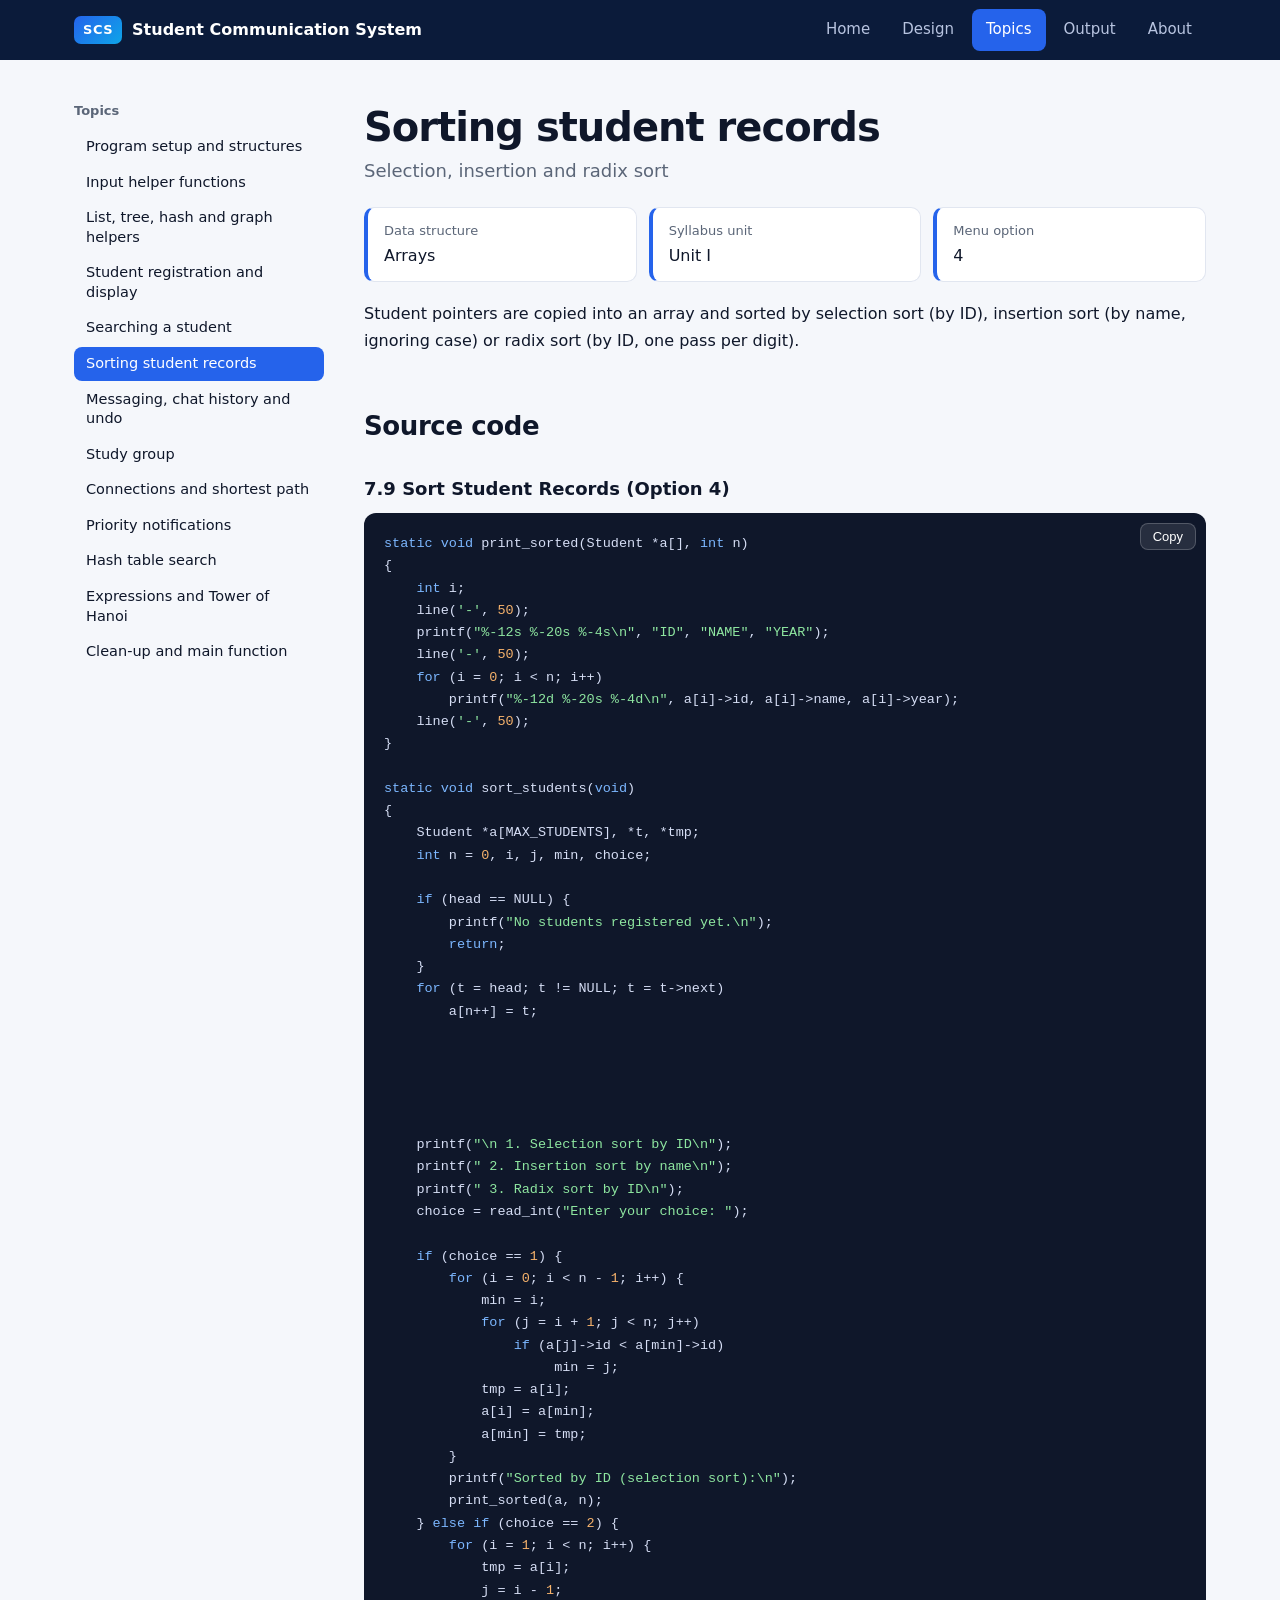
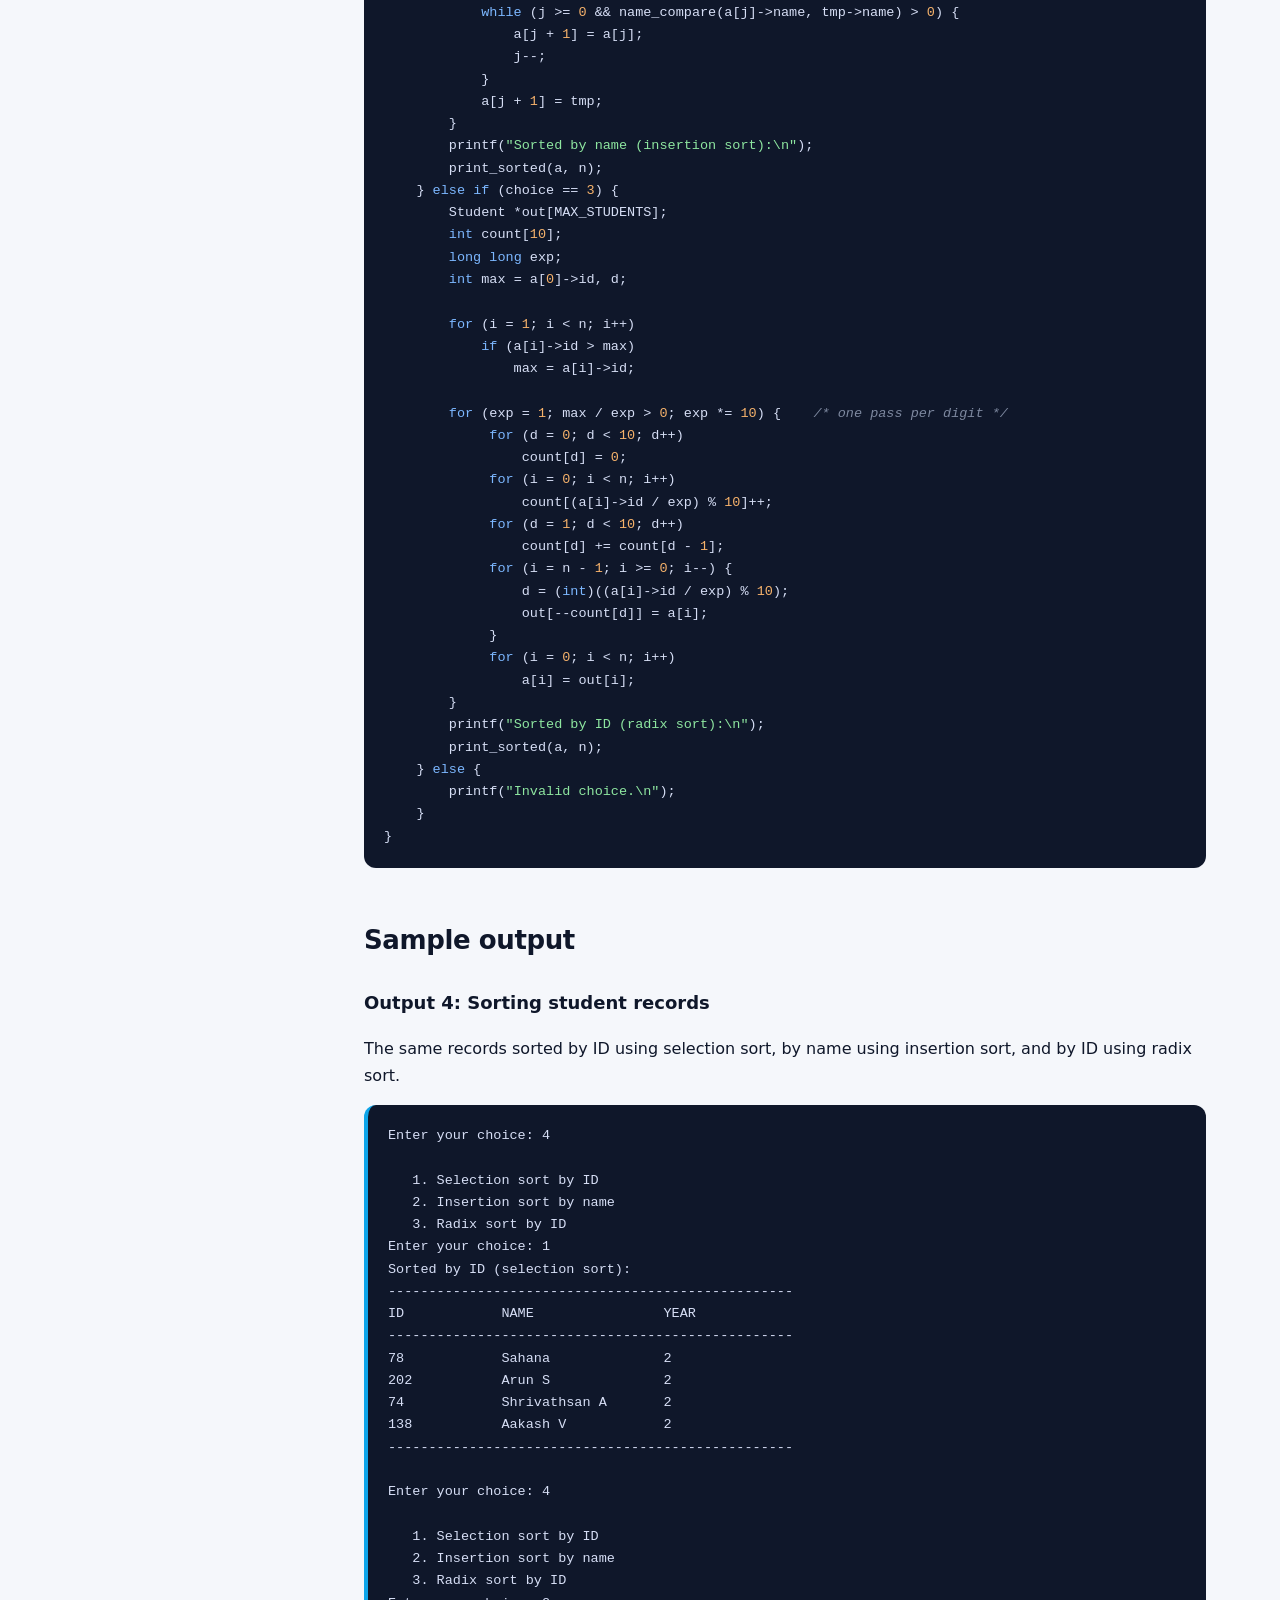
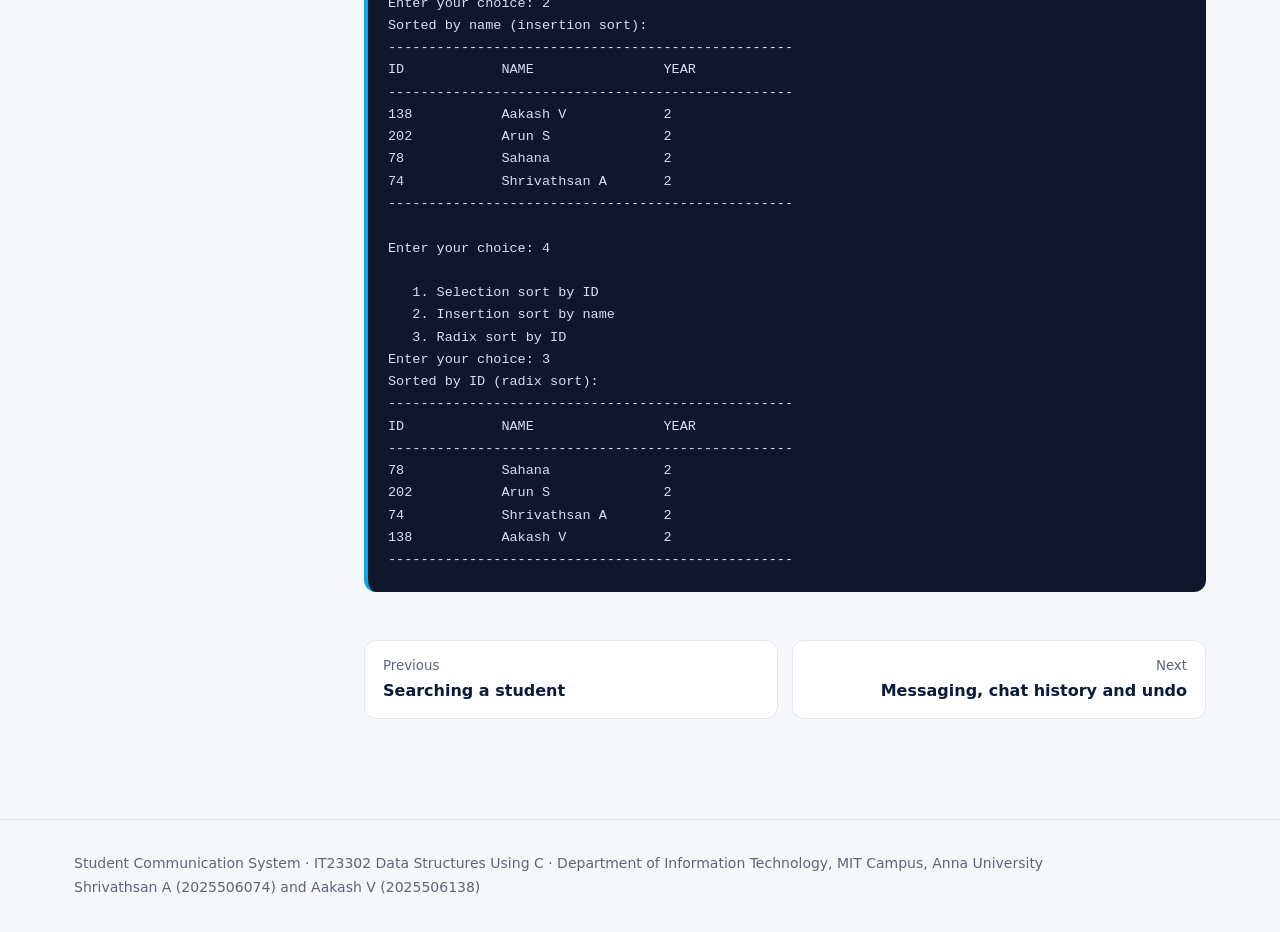
<file: sorting.html>
<!DOCTYPE html><html lang="en"><head><meta charset="utf-8"><meta name="viewport" content="width=device-width,initial-scale=1"><title>Sorting student records | Student Communication System</title><link rel="stylesheet" href="style.css"></head><body>
<header class="top"><div class="in"><a class="brand" href="index.html"><span>SCS</span>Student Communication System</a><nav><a href="index.html">Home</a><a href="design.html">Design</a><a href="topics.html" class=on>Topics</a><a href="output.html">Output</a><a href="about.html">About</a></nav></div></header><div class="in lay"><aside><b>Topics</b><a href="setup.html">Program setup and structures</a><a href="helpers.html">Input helper functions</a><a href="lookup.html">List, tree, hash and graph helpers</a><a href="registration.html">Student registration and display</a><a href="searching.html">Searching a student</a><a href="sorting.html" class=on>Sorting student records</a><a href="messaging.html">Messaging, chat history and undo</a><a href="group.html">Study group</a><a href="connections.html">Connections and shortest path</a><a href="notifications.html">Priority notifications</a><a href="hashing.html">Hash table search</a><a href="expressions.html">Expressions and Tower of Hanoi</a><a href="main.html">Clean-up and main function</a></aside><main><h1>Sorting student records</h1><p class="sub">Selection, insertion and radix sort</p><div class="meta"><div><small>Data structure</small>Arrays</div><div><small>Syllabus unit</small>Unit I</div><div><small>Menu option</small>4</div></div><p>Student pointers are copied into an array and sorted by selection sort (by ID), insertion sort (by name, ignoring case) or radix sort (by ID, one pass per digit).</p><h2>Source code</h2><h3>7.9 Sort Student Records (Option 4)</h3><div class="cw"><button class="cp">Copy</button><pre class="code"><code>static void print_sorted(Student *a[], int n)
{
    int i;
    line('-', 50);
    printf("%-12s %-20s %-4s\n", "ID", "NAME", "YEAR");
    line('-', 50);
    for (i = 0; i &lt; n; i++)
        printf("%-12d %-20s %-4d\n", a[i]-&gt;id, a[i]-&gt;name, a[i]-&gt;year);
    line('-', 50);
}

static void sort_students(void)
{
    Student *a[MAX_STUDENTS], *t, *tmp;
    int n = 0, i, j, min, choice;

    if (head == NULL) {
        printf("No students registered yet.\n");
        return;
    }
    for (t = head; t != NULL; t = t-&gt;next)
        a[n++] = t;





    printf("\n 1. Selection sort by ID\n");
    printf(" 2. Insertion sort by name\n");
    printf(" 3. Radix sort by ID\n");
    choice = read_int("Enter your choice: ");

    if (choice == 1) {
        for (i = 0; i &lt; n - 1; i++) {
            min = i;
            for (j = i + 1; j &lt; n; j++)
                if (a[j]-&gt;id &lt; a[min]-&gt;id)
                     min = j;
            tmp = a[i];
            a[i] = a[min];
            a[min] = tmp;
        }
        printf("Sorted by ID (selection sort):\n");
        print_sorted(a, n);
    } else if (choice == 2) {
        for (i = 1; i &lt; n; i++) {
            tmp = a[i];
            j = i - 1;
            while (j &gt;= 0 &amp;&amp; name_compare(a[j]-&gt;name, tmp-&gt;name) &gt; 0) {
                a[j + 1] = a[j];
                j--;
            }
            a[j + 1] = tmp;
        }
        printf("Sorted by name (insertion sort):\n");
        print_sorted(a, n);
    } else if (choice == 3) {
        Student *out[MAX_STUDENTS];
        int count[10];
        long long exp;
        int max = a[0]-&gt;id, d;

        for (i = 1; i &lt; n; i++)
            if (a[i]-&gt;id &gt; max)
                max = a[i]-&gt;id;

        for (exp = 1; max / exp &gt; 0; exp *= 10) {    /* one pass per digit */
             for (d = 0; d &lt; 10; d++)
                 count[d] = 0;
             for (i = 0; i &lt; n; i++)
                 count[(a[i]-&gt;id / exp) % 10]++;
             for (d = 1; d &lt; 10; d++)
                 count[d] += count[d - 1];
             for (i = n - 1; i &gt;= 0; i--) {
                 d = (int)((a[i]-&gt;id / exp) % 10);
                 out[--count[d]] = a[i];
             }
             for (i = 0; i &lt; n; i++)
                 a[i] = out[i];
        }
        printf("Sorted by ID (radix sort):\n");
        print_sorted(a, n);
    } else {
        printf("Invalid choice.\n");
    }
}</code></pre></div><h2>Sample output</h2><h3>Output 4: Sorting student records</h3><p>The same records sorted by ID using selection sort, by name using insertion sort, and by ID using radix sort.</p><pre class="term">Enter your choice: 4

   1. Selection sort by ID
   2. Insertion sort by name
   3. Radix sort by ID
Enter your choice: 1
Sorted by ID (selection sort):
--------------------------------------------------
ID            NAME                YEAR
--------------------------------------------------
78            Sahana              2
202           Arun S              2
74            Shrivathsan A       2
138           Aakash V            2
--------------------------------------------------

Enter your choice: 4

   1. Selection sort by ID
   2. Insertion sort by name
   3. Radix sort by ID
Enter your choice: 2
Sorted by name (insertion sort):
--------------------------------------------------
ID            NAME                YEAR
--------------------------------------------------
138           Aakash V            2
202           Arun S              2
78            Sahana              2
74            Shrivathsan A       2
--------------------------------------------------

Enter your choice: 4

   1. Selection sort by ID
   2. Insertion sort by name
   3. Radix sort by ID
Enter your choice: 3
Sorted by ID (radix sort):
--------------------------------------------------
ID            NAME                YEAR
--------------------------------------------------
78            Sahana              2
202           Arun S              2
74            Shrivathsan A       2
138           Aakash V            2
--------------------------------------------------</pre><div class="pn"><a href="searching.html"><small>Previous</small>Searching a student</a><a class="r" href="messaging.html"><small>Next</small>Messaging, chat history and undo</a></div></main></div><footer><div class="in">Student Communication System · IT23302 Data Structures Using C · Department of Information Technology, MIT Campus, Anna University<br>Shrivathsan A (2025506074) and Aakash V (2025506138)</div></footer><script src="app.js"></script></body></html>
</file>
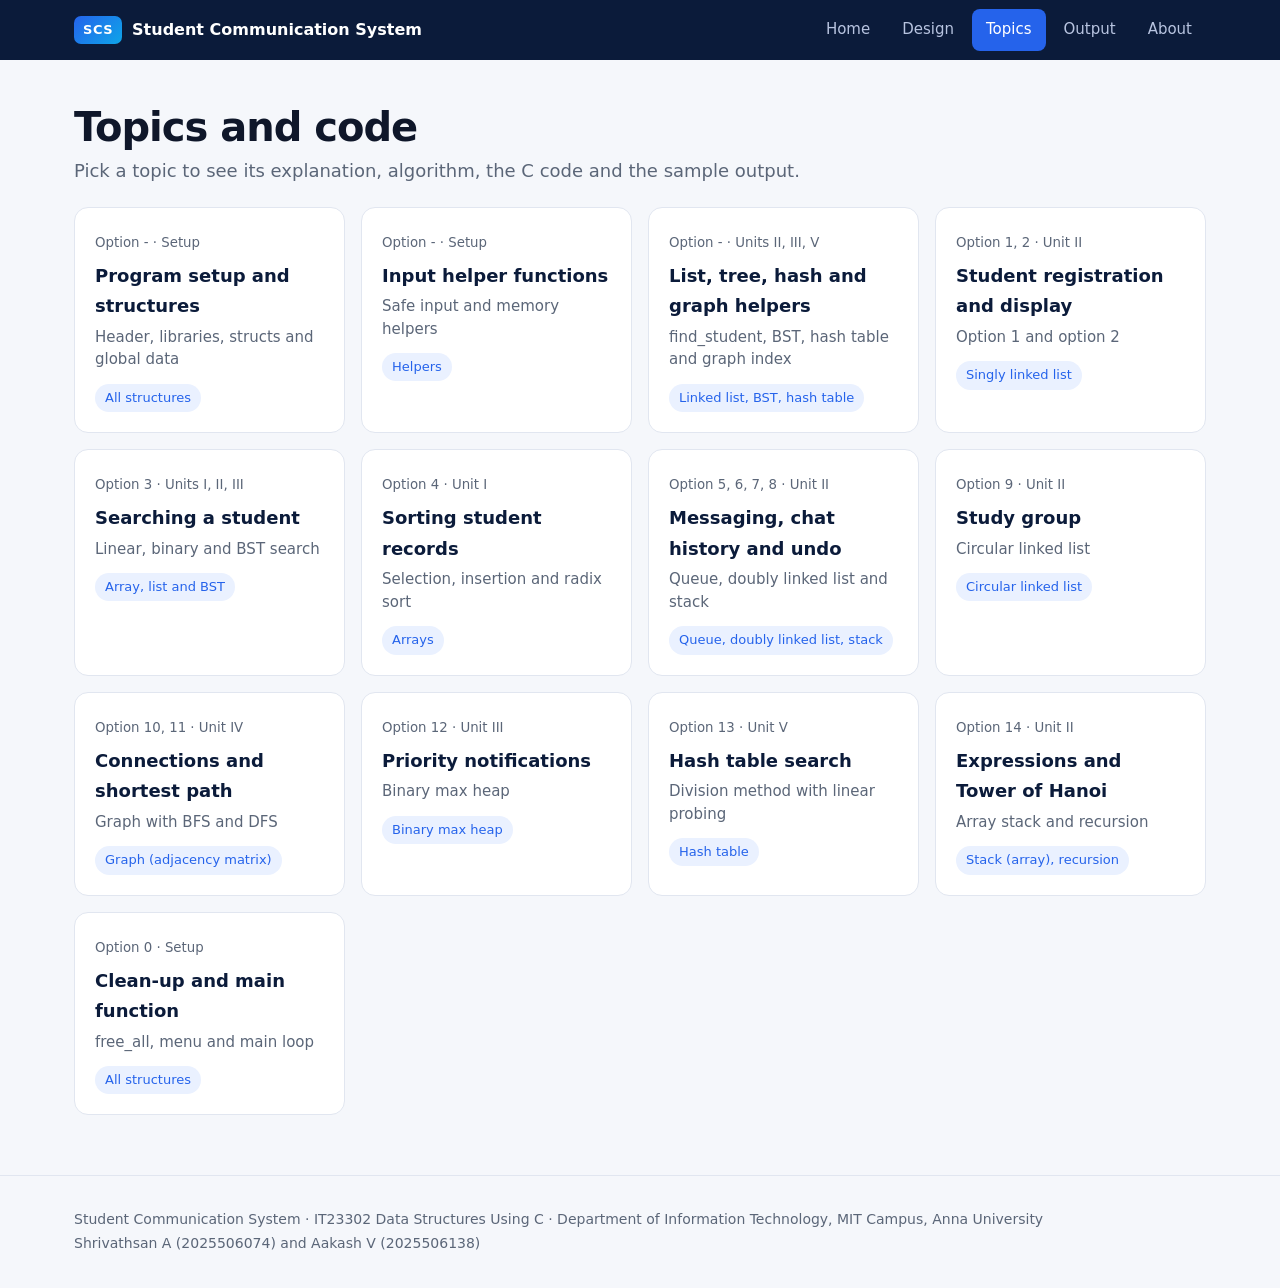
<file: topics.html>
<!DOCTYPE html><html lang="en"><head><meta charset="utf-8"><meta name="viewport" content="width=device-width,initial-scale=1"><title>Topics | Student Communication System</title><link rel="stylesheet" href="style.css"></head><body>
<header class="top"><div class="in"><a class="brand" href="index.html"><span>SCS</span>Student Communication System</a><nav><a href="index.html">Home</a><a href="design.html">Design</a><a href="topics.html" class=on>Topics</a><a href="output.html">Output</a><a href="about.html">About</a></nav></div></header><div class="in"><h1>Topics and code</h1><p class="sub">Pick a topic to see its explanation, algorithm, the C code and the sample output.</p><div class="grid"><a class="card" href="setup.html"><small>Option - · Setup</small><h3>Program setup and structures</h3><p>Header, libraries, structs and global data</p><span class="chip">All structures</span></a><a class="card" href="helpers.html"><small>Option - · Setup</small><h3>Input helper functions</h3><p>Safe input and memory helpers</p><span class="chip">Helpers</span></a><a class="card" href="lookup.html"><small>Option - · Units II, III, V</small><h3>List, tree, hash and graph helpers</h3><p>find_student, BST, hash table and graph index</p><span class="chip">Linked list, BST, hash table</span></a><a class="card" href="registration.html"><small>Option 1, 2 · Unit II</small><h3>Student registration and display</h3><p>Option 1 and option 2</p><span class="chip">Singly linked list</span></a><a class="card" href="searching.html"><small>Option 3 · Units I, II, III</small><h3>Searching a student</h3><p>Linear, binary and BST search</p><span class="chip">Array, list and BST</span></a><a class="card" href="sorting.html"><small>Option 4 · Unit I</small><h3>Sorting student records</h3><p>Selection, insertion and radix sort</p><span class="chip">Arrays</span></a><a class="card" href="messaging.html"><small>Option 5, 6, 7, 8 · Unit II</small><h3>Messaging, chat history and undo</h3><p>Queue, doubly linked list and stack</p><span class="chip">Queue, doubly linked list, stack</span></a><a class="card" href="group.html"><small>Option 9 · Unit II</small><h3>Study group</h3><p>Circular linked list</p><span class="chip">Circular linked list</span></a><a class="card" href="connections.html"><small>Option 10, 11 · Unit IV</small><h3>Connections and shortest path</h3><p>Graph with BFS and DFS</p><span class="chip">Graph (adjacency matrix)</span></a><a class="card" href="notifications.html"><small>Option 12 · Unit III</small><h3>Priority notifications</h3><p>Binary max heap</p><span class="chip">Binary max heap</span></a><a class="card" href="hashing.html"><small>Option 13 · Unit V</small><h3>Hash table search</h3><p>Division method with linear probing</p><span class="chip">Hash table</span></a><a class="card" href="expressions.html"><small>Option 14 · Unit II</small><h3>Expressions and Tower of Hanoi</h3><p>Array stack and recursion</p><span class="chip">Stack (array), recursion</span></a><a class="card" href="main.html"><small>Option 0 · Setup</small><h3>Clean-up and main function</h3><p>free_all, menu and main loop</p><span class="chip">All structures</span></a></div></div><footer><div class="in">Student Communication System · IT23302 Data Structures Using C · Department of Information Technology, MIT Campus, Anna University<br>Shrivathsan A (2025506074) and Aakash V (2025506138)</div></footer><script src="app.js"></script></body></html>
</file>
<file: style.css>
:root{--bg:#f5f7fb;--card:#fff;--ink:#0f172a;--mut:#5b6678;--line:#e1e6f0;--navy:#0b1b3a;--blue:#2563eb;--sky:#0ea5e9;--soft:#eaf1ff;--code:#0f172a}
*{box-sizing:border-box}html{scroll-behavior:smooth}
body{margin:0;background:var(--bg);color:var(--ink);font:16px/1.7 Inter,system-ui,-apple-system,'Segoe UI',sans-serif}
a{color:var(--blue)}:focus-visible{outline:2px solid var(--sky);outline-offset:2px}
.in{max-width:1180px;margin:auto;padding:0 24px}.narrow{max-width:860px}
.top{position:sticky;top:0;z-index:10;background:var(--navy);color:#fff}
.top .in{display:flex;align-items:center;justify-content:space-between;gap:16px;height:60px;overflow-x:auto}
.brand{display:flex;align-items:center;gap:10px;color:#fff;text-decoration:none;font-weight:600;white-space:nowrap}
.brand span{background:linear-gradient(135deg,var(--blue),var(--sky));padding:3px 9px;border-radius:7px;font-size:13px;letter-spacing:.04em}
nav{display:flex;gap:4px}nav a{color:#b8c4e0;text-decoration:none;padding:8px 14px;border-radius:8px;font-size:15px;white-space:nowrap}
nav a:hover{color:#fff;background:#ffffff14}nav a.on{color:#fff;background:var(--blue)}
.hero{background:radial-gradient(900px 400px at 85% -10%,#2563eb55,transparent),linear-gradient(160deg,var(--navy),#12306b);color:#fff;padding:84px 0 56px}
.pill{display:inline-block;background:#ffffff1a;border:1px solid #ffffff30;padding:4px 14px;border-radius:20px;font-size:14px}
.hero h1{font-size:clamp(38px,7vw,72px);line-height:1.04;letter-spacing:-.035em;margin:20px 0 16px;max-width:16ch}
.hero p{max-width:60ch;color:#c9d5f2;font-size:19px}
.btns{display:flex;gap:12px;flex-wrap:wrap;margin:28px 0}
.btn{background:var(--sky);color:#06172f;text-decoration:none;font-weight:600;padding:12px 22px;border-radius:10px}
.btn.ghost{background:transparent;color:#fff;border:1px solid #ffffff55}
.stats{display:grid;grid-template-columns:repeat(auto-fit,minmax(130px,1fr));gap:14px;margin-top:20px}
.stats div{background:#ffffff12;border:1px solid #ffffff22;border-radius:12px;padding:16px}.stats b{display:block;font-size:28px;letter-spacing:-.02em}.stats small{color:#b8c4e0}
h1{font-size:clamp(28px,4vw,40px);letter-spacing:-.025em;line-height:1.15;margin:44px 0 6px}
h2{font-size:26px;letter-spacing:-.015em;margin:44px 0 10px;padding-top:6px}h3{font-size:18px;margin:26px 0 8px}
.sub{color:var(--mut);font-size:18px;margin:0 0 20px}
.obj li{margin-bottom:8px}
.tw{overflow-x:auto;border:1px solid var(--line);border-radius:12px;background:var(--card)}
table{width:100%;border-collapse:collapse;font-size:15px}th,td{padding:12px 16px;text-align:left;border-bottom:1px solid var(--line);vertical-align:top}
th{background:var(--soft);color:var(--navy)}tr:last-child td{border-bottom:0}
.grid{display:grid;grid-template-columns:repeat(auto-fill,minmax(260px,1fr));gap:16px;margin:20px 0}
.card{display:block;background:var(--card);border:1px solid var(--line);border-radius:14px;padding:20px;text-decoration:none;color:var(--ink);transition:.15s}
.card:hover{border-color:var(--blue);box-shadow:0 8px 24px #2563eb1f;transform:translateY(-2px)}
.card small{color:var(--mut)}.card h3{margin:6px 0 4px;color:var(--navy)}.card p{margin:0 0 12px;color:var(--mut);font-size:15px;line-height:1.5}
.chip{display:inline-block;background:var(--soft);color:var(--blue);font-size:13px;font-weight:500;padding:3px 10px;border-radius:20px}
.lay{display:grid;grid-template-columns:250px 1fr;gap:40px;align-items:start}
aside{position:sticky;top:76px;padding:24px 0;display:flex;flex-direction:column;gap:2px;max-height:calc(100vh - 80px);overflow:auto}
aside b{font-size:13px;color:var(--mut);margin-bottom:6px}aside a{text-decoration:none;color:var(--ink);padding:7px 12px;border-radius:8px;font-size:14.5px;line-height:1.35}
aside a:hover{background:var(--soft)}aside a.on{background:var(--blue);color:#fff}
main{min-width:0;padding-bottom:40px}
.meta{display:grid;grid-template-columns:repeat(auto-fit,minmax(180px,1fr));gap:12px;margin:18px 0}
.meta div{background:var(--card);border:1px solid var(--line);border-left:4px solid var(--blue);border-radius:10px;padding:12px 16px}.meta small{display:block;color:var(--mut);font-size:13px}
pre{margin:0;overflow-x:auto;font:13.5px/1.65 'IBM Plex Mono',ui-monospace,Consolas,monospace;tab-size:4}
.code,.term{background:var(--code);color:#d6def5;border-radius:12px;padding:20px}
.term{border-left:4px solid var(--sky)}
.cw{position:relative}.cp{position:absolute;top:10px;right:10px;z-index:2;background:#ffffff1a;color:#fff;border:1px solid #ffffff33;border-radius:8px;padding:5px 12px;font:13px Inter,sans-serif;cursor:pointer}
.cp:hover{background:var(--blue)}
.k{color:#7cb7ff}.s{color:#8ee6a0}.c{color:#7d889f;font-style:italic}.n{color:#f6b26b}.pp{color:#c792ea}
.pn{display:grid;grid-template-columns:1fr 1fr;gap:14px;margin-top:48px}
.pn a{display:block;background:var(--card);border:1px solid var(--line);border-radius:12px;padding:14px 18px;text-decoration:none;color:var(--navy);font-weight:600}.pn a:hover{border-color:var(--blue)}.pn small{display:block;color:var(--mut);font-weight:400}.pn .r{text-align:right}
.arch{background:var(--card);border:1px solid var(--line);border-radius:14px;padding:28px;text-align:center}
.root{display:inline-block;background:var(--navy);color:#fff;padding:12px 28px;border-radius:10px;font-weight:600}
.brs{display:grid;grid-template-columns:repeat(5,1fr);gap:12px;margin-top:28px}
.br b{display:block;background:var(--soft);color:var(--navy);border:1px solid #c7d8fb;border-radius:10px;padding:10px}.br em{display:block;font-style:normal;font-size:13.5px;line-height:1.5;color:var(--mut);margin-top:8px;border:1px solid var(--line);border-radius:10px;padding:10px}
.extra{margin-top:18px;border:1px dashed #9aa6bf;border-radius:10px;padding:10px;color:var(--mut);font-size:14px}
.flow{display:grid;grid-template-columns:repeat(3,1fr);gap:14px;margin:16px 0}
.flow div{background:var(--card);border:1px solid var(--line);border-top:4px solid var(--blue);border-radius:12px;padding:16px}.flow b{display:block;color:var(--navy)}.flow small{display:block;color:var(--mut);margin-top:6px;line-height:1.5}
footer{border-top:1px solid var(--line);margin-top:60px;padding:32px 0;color:var(--mut);font-size:14px}
@media(max-width:860px){.lay{grid-template-columns:1fr}aside{position:static;max-height:none;padding:16px 0 0;flex-direction:row;flex-wrap:wrap}aside b{width:100%}.brs,.flow{grid-template-columns:1fr}}
@media(prefers-reduced-motion:reduce){*{transition:none!important;scroll-behavior:auto}}
</file>
